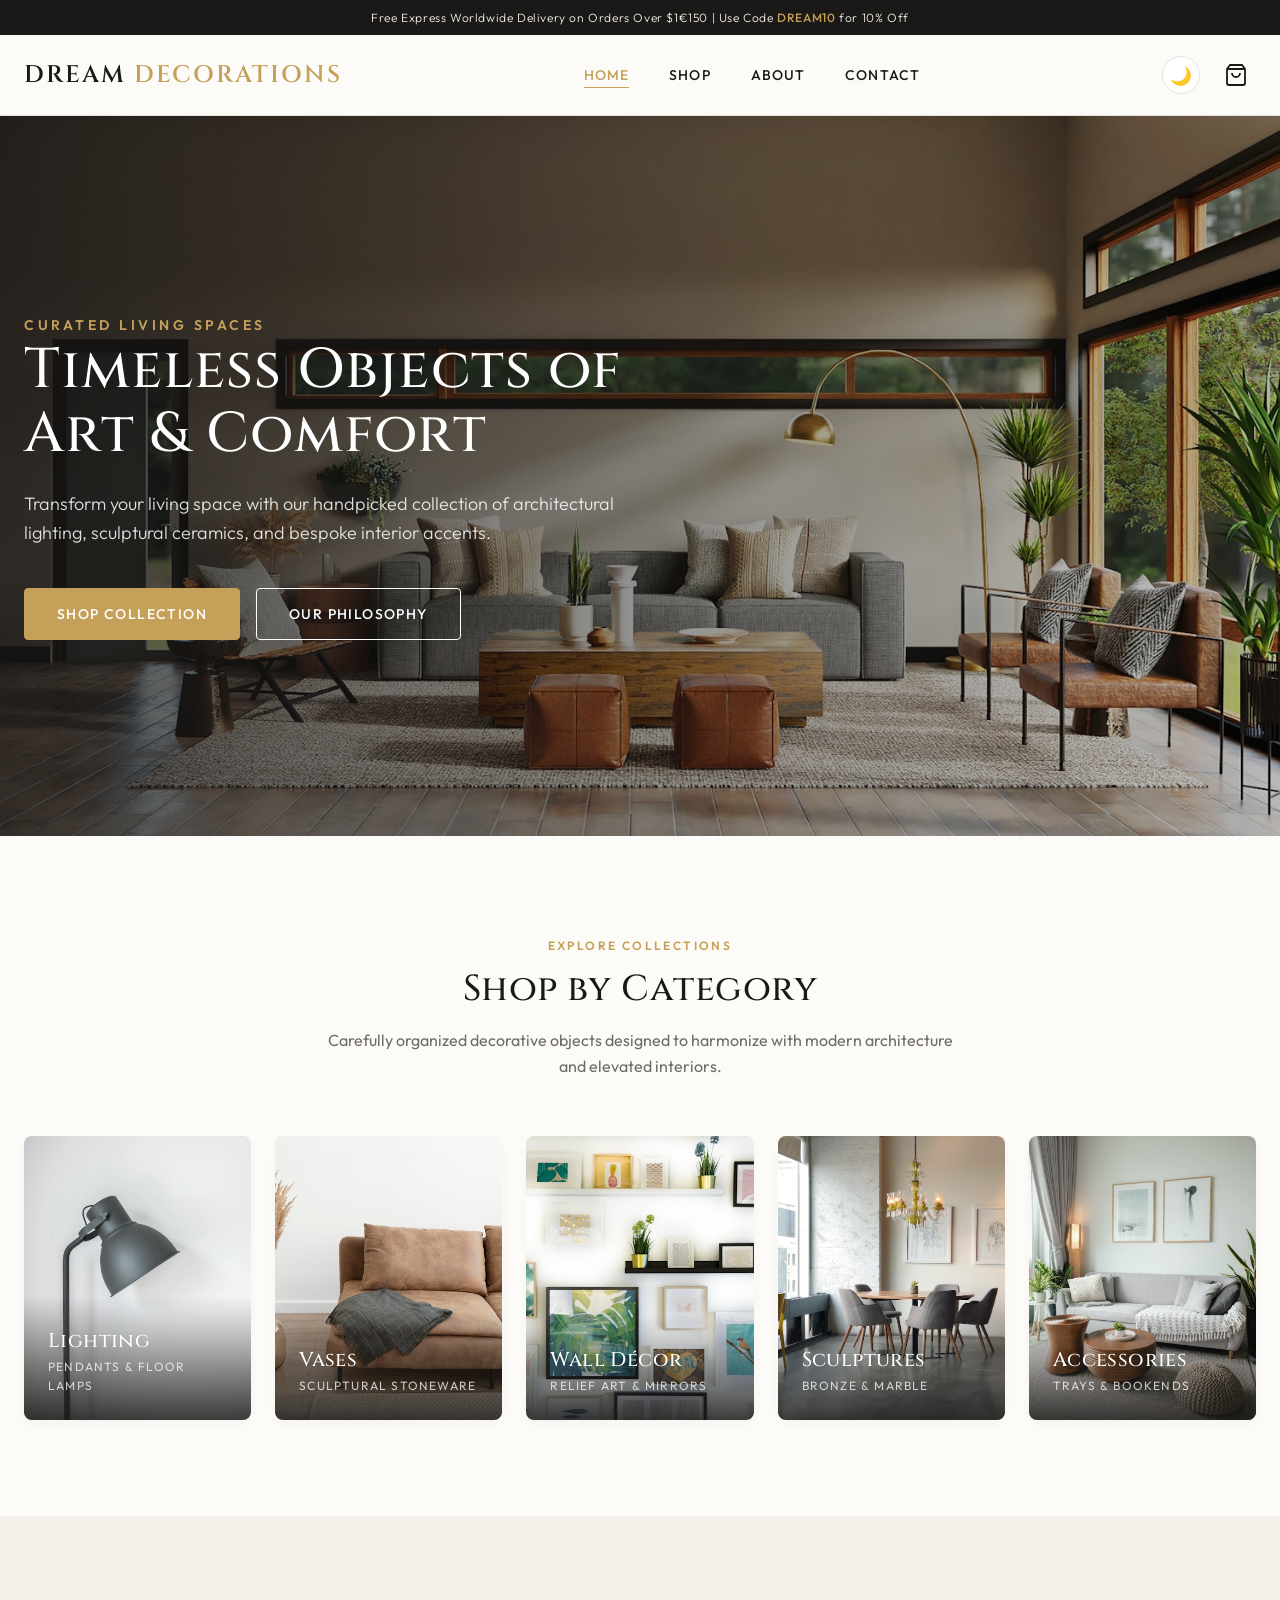
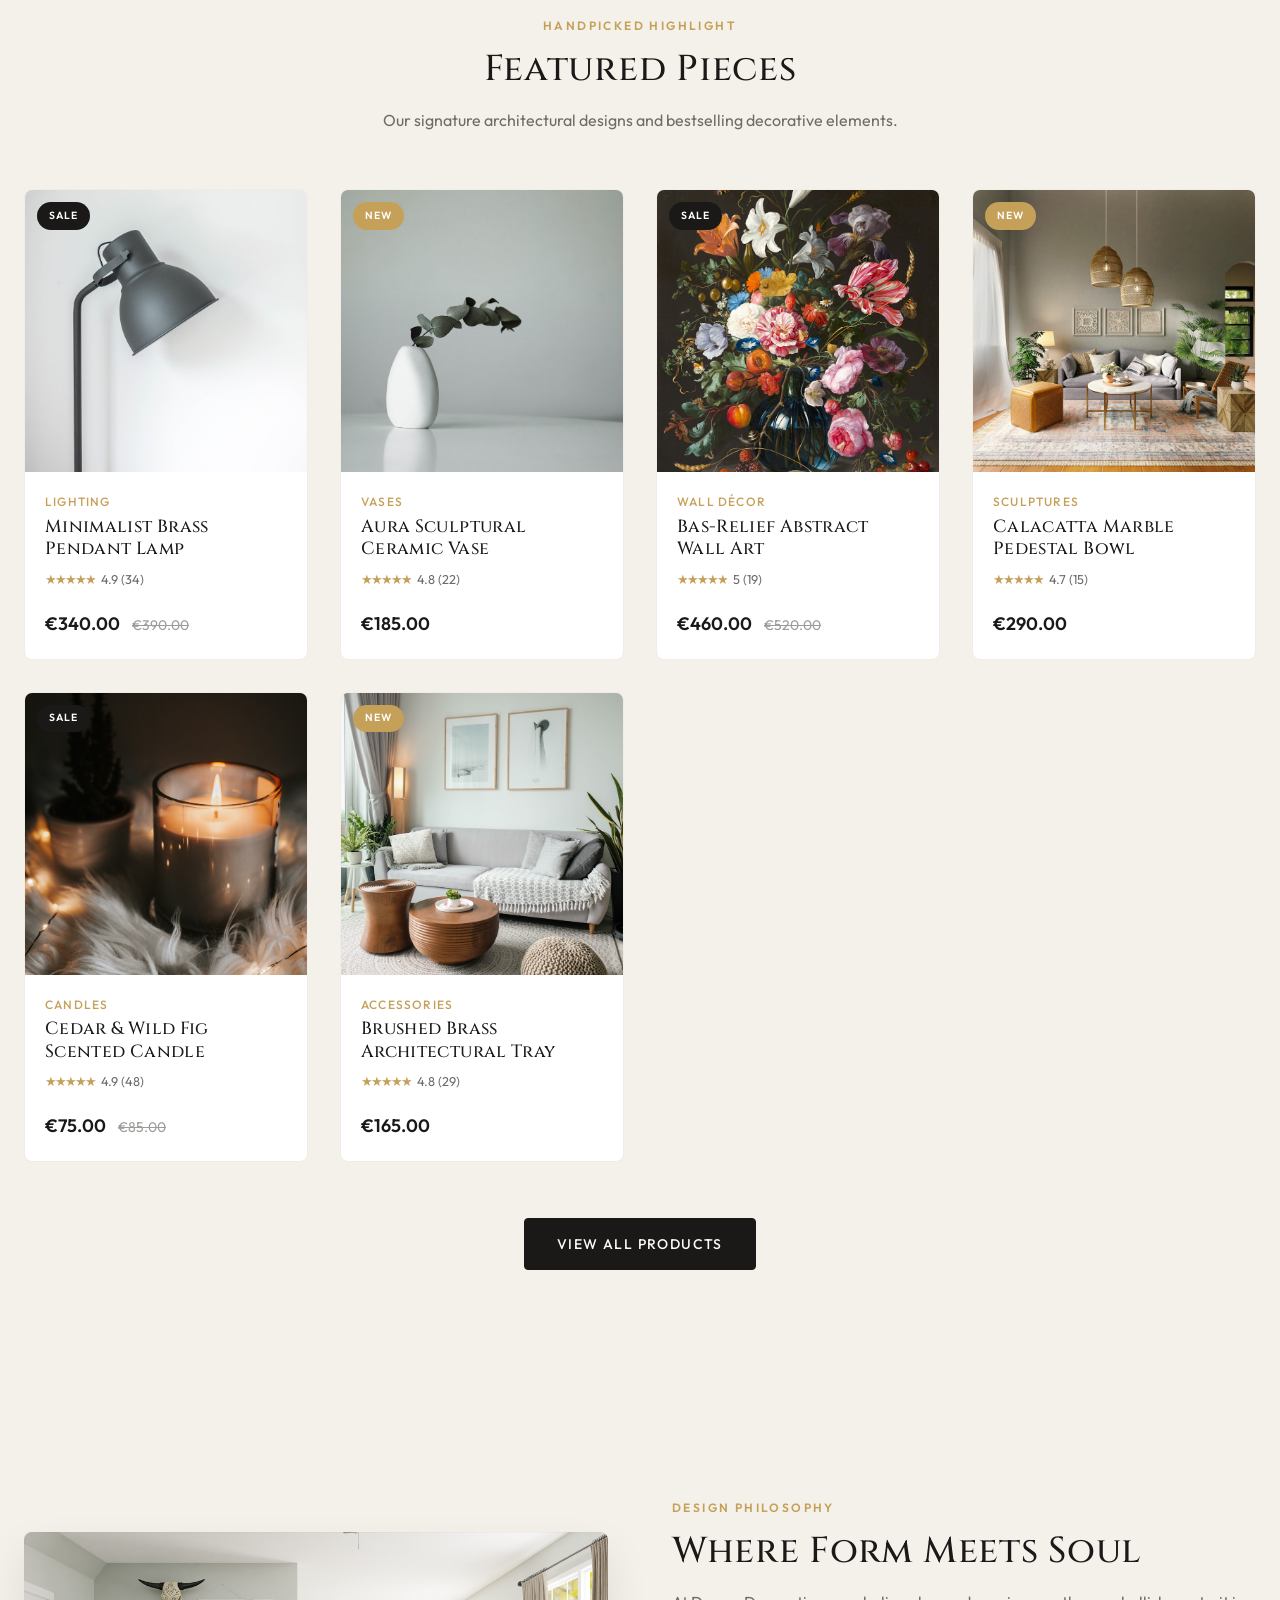
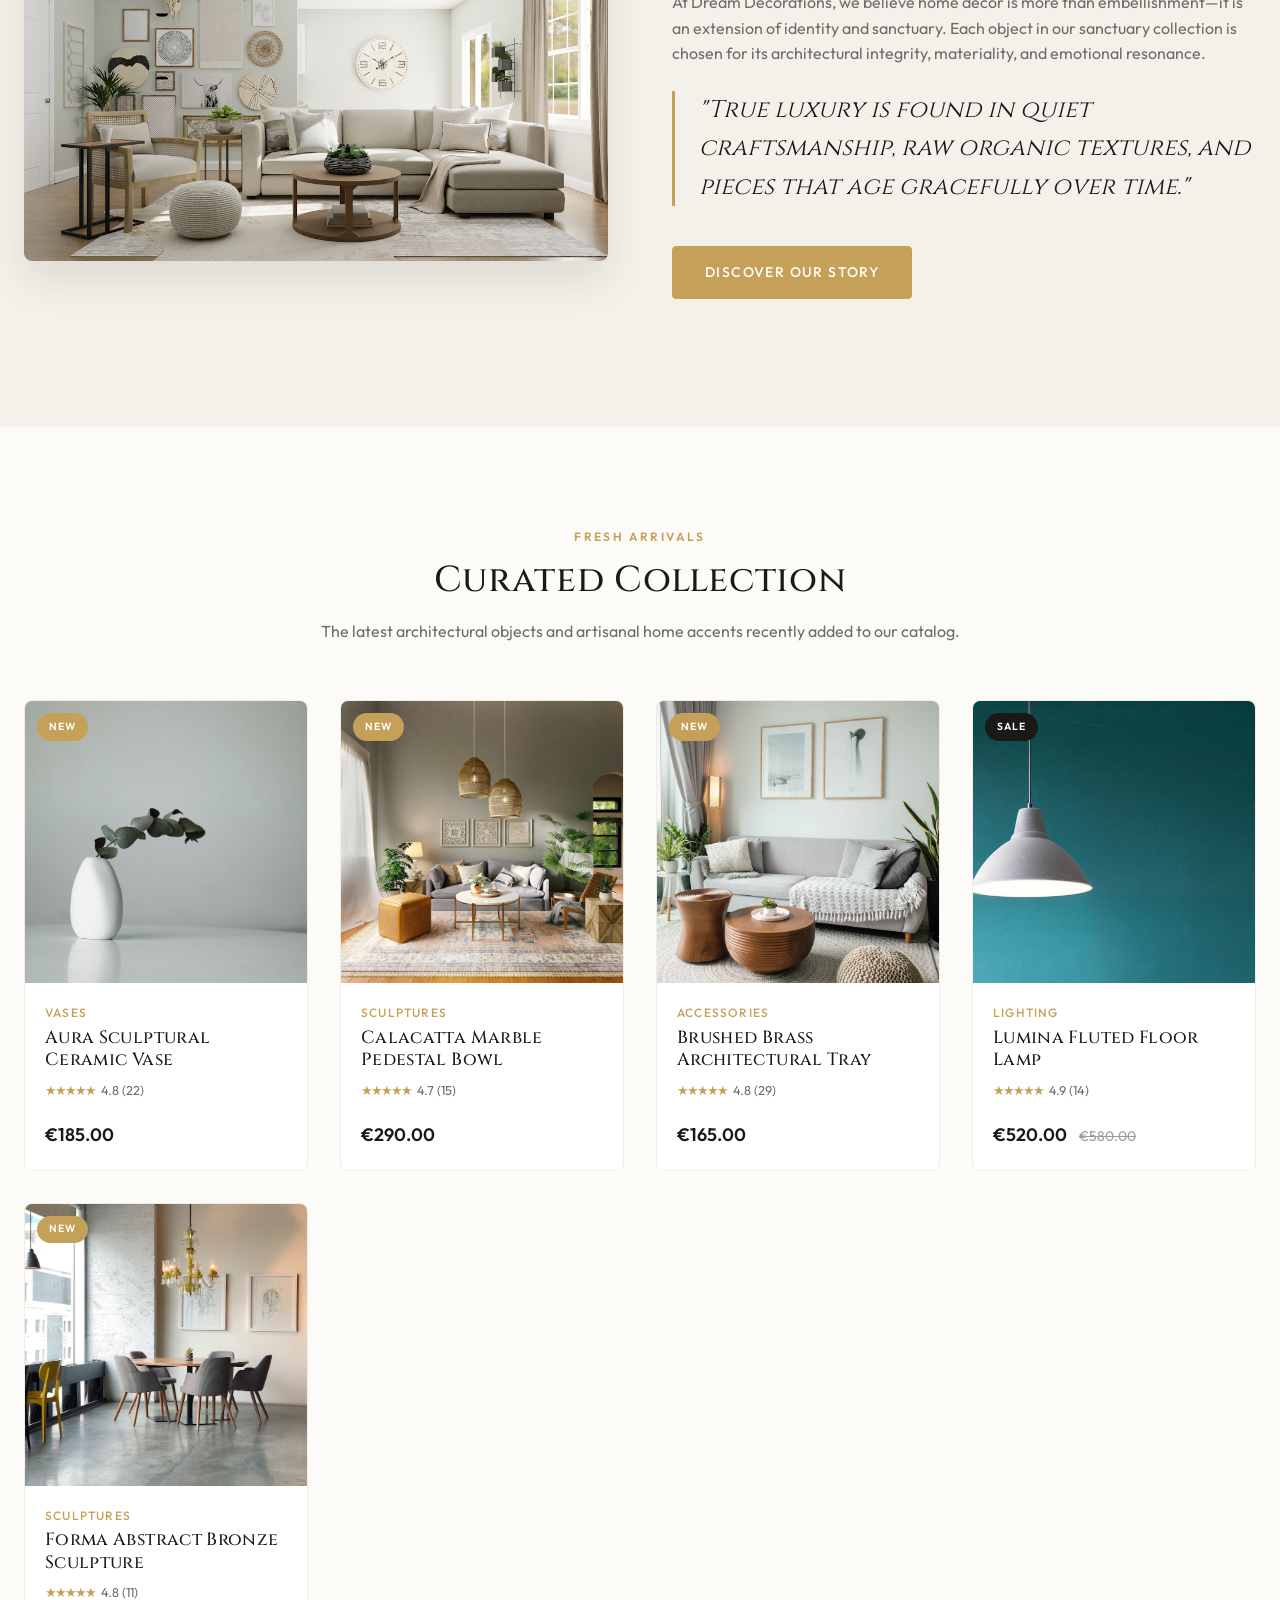
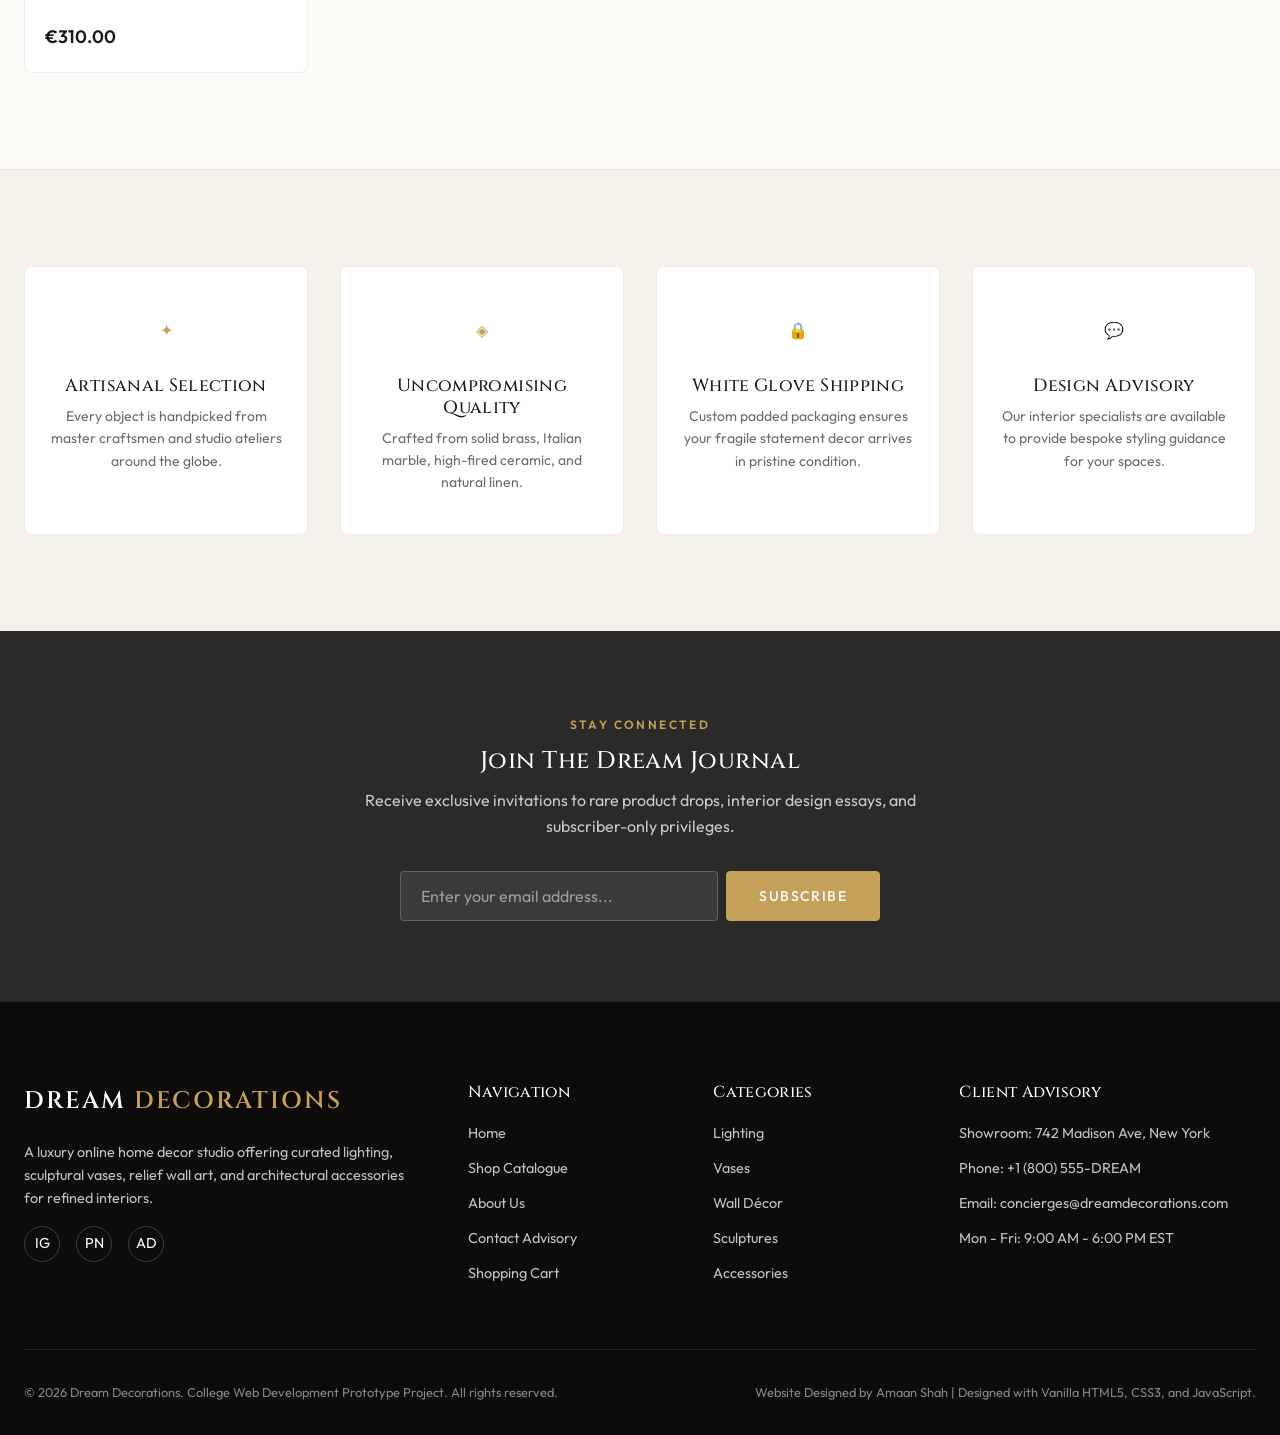
<file: index.html>
<!DOCTYPE html>
<html lang="en">
<head>
    <meta charset="UTF-8">
    <meta name="viewport" content="width=device-width, initial-scale=1.0">
    <title>Dream Decorations | Luxury Home Décor & Statement Interiors</title>
    <meta name="description" content="Discover curated decorative lighting, hand-crafted vases, architectural wall art, and luxury home accessories at Dream Decorations.">
    <link rel="stylesheet" href="css/style.css">
</head>
<body>

    <!-- Announcement Bar -->
    <div class="top-bar">
        Free Express Worldwide Delivery on Orders Over $1€150 | Use Code <strong>DREAM10</strong> for 10% Off
    </div>

    <!-- Header Navigation -->
    <header class="site-header">
        <div class="container">
            <nav class="navbar">
                <a href="index.html" class="brand-logo">
                    DREAM <span>DECORATIONS</span>
                </a>

                <ul class="nav-links">
                    <li><a href="index.html" class="nav-link active">Home</a></li>
                    <li><a href="shop.html" class="nav-link">Shop</a></li>
                    <li><a href="about.html" class="nav-link">About</a></li>
                    <li><a href="contact.html" class="nav-link">Contact</a></li>
                </ul>

                <div class="header-actions">
                    <button class="theme-toggle-btn" aria-label="Toggle Dark Mode" title="Toggle Dark Mode">🌙</button>
                    <a href="cart.html" class="cart-icon-btn" aria-label="Shopping Cart">
                        <svg viewBox="0 0 24 24">
                            <path d="M6 2L3 6v14a2 2 0 002 2h14a2 2 0 002-2V6l-3-4H6zM3 6h18M16 10a4 4 0 01-8 0"/>
                        </svg>
                        <span class="cart-badge">0</span>
                    </a>

                    <div class="mobile-nav-toggle" id="mobile-drawer-toggle" aria-label="Toggle Navigation Menu">
                        <span></span>
                        <span></span>
                        <span></span>
                    </div>
                </div>
            </nav>
        </div>
    </header>

    <!-- Mobile Drawer & Backdrop -->
    <div class="drawer-backdrop" id="drawer-backdrop"></div>
    <div class="mobile-nav-drawer" id="mobile-drawer">
        <div class="drawer-header">
            <a href="index.html" class="brand-logo" style="font-size: 1.2rem;">DREAM <span>DECOR</span></a>
            <button class="theme-toggle-btn" aria-label="Toggle Dark Mode" title="Toggle Dark Mode">🌙</button>
            <button class="drawer-close" id="mobile-drawer-close" aria-label="Close menu">✕</button>
        </div>
        <nav class="mobile-nav-links">
            <a href="index.html" class="mobile-nav-link active">Home</a>
            <a href="shop.html" class="mobile-nav-link">Shop Collection</a>
            <a href="about.html" class="mobile-nav-link">Our Story</a>
            <a href="contact.html" class="mobile-nav-link">Contact Us</a>
            <a href="cart.html" class="mobile-nav-link">Shopping Cart</a>
        </nav>
    </div>

    <main>
        <!-- Hero Section -->
        <section class="hero">
            <img src="assets/images/hero-bg.jpg" alt="Luxury living room interior with Dream Decorations statement pieces" class="hero-bg">
            <div class="hero-overlay"></div>
            <div class="container">
                <div class="hero-content">
                    <span class="hero-subtitle">Curated Living Spaces</span>
                    <h1 class="hero-title">Timeless Objects of Art & Comfort</h1>
                    <p class="hero-text">Transform your living space with our handpicked collection of architectural lighting, sculptural ceramics, and bespoke interior accents.</p>
                    <div class="hero-actions">
                        <a href="shop.html" class="btn btn-gold">Shop Collection</a>
                        <a href="about.html" class="btn btn-secondary">Our Philosophy</a>
                    </div>
                </div>
            </div>
        </section>

        <!-- Featured Categories Section -->
        <section class="section">
            <div class="container">
                <div class="section-header">
                    <span class="section-tag">Explore Collections</span>
                    <h2 class="section-title">Shop by Category</h2>
                    <p class="section-desc">Carefully organized decorative objects designed to harmonize with modern architecture and elevated interiors.</p>
                </div>

                <div class="category-grid">
                    <a href="shop.html?category=Lighting" class="category-card">
                        <img src="assets/images/category-lighting.jpg" alt="Decorative Lighting" loading="lazy">
                        <div class="category-overlay">
                            <h3 class="category-name">Lighting</h3>
                            <span class="category-count">Pendants & Floor Lamps</span>
                        </div>
                    </a>
                    <a href="shop.html?category=Vases" class="category-card">
                        <img src="assets/images/category-vases.jpg" alt="Ceramic Vases" loading="lazy">
                        <div class="category-overlay">
                            <h3 class="category-name">Vases</h3>
                            <span class="category-count">Sculptural Stoneware</span>
                        </div>
                    </a>
                    <a href="shop.html?category=Wall%20D%C3%A9cor" class="category-card">
                        <img src="assets/images/category-wall-decor.jpg" alt="Wall Décor" loading="lazy">
                        <div class="category-overlay">
                            <h3 class="category-name">Wall Décor</h3>
                            <span class="category-count">Relief Art & Mirrors</span>
                        </div>
                    </a>
                    <a href="shop.html?category=Sculptures" class="category-card">
                        <img src="assets/images/category-sculptures.jpg" alt="Art Sculptures" loading="lazy">
                        <div class="category-overlay">
                            <h3 class="category-name">Sculptures</h3>
                            <span class="category-count">Bronze & Marble</span>
                        </div>
                    </a>
                    <a href="shop.html?category=Accessories" class="category-card">
                        <img src="assets/images/category-accessories.jpg" alt="Home Accessories" loading="lazy">
                        <div class="category-overlay">
                            <h3 class="category-name">Accessories</h3>
                            <span class="category-count">Trays & Bookends</span>
                        </div>
                    </a>
                </div>
            </div>
        </section>

        <!-- Featured Products Section -->
        <section class="section" style="background-color: var(--color-bg-secondary);">
            <div class="container">
                <div class="section-header">
                    <span class="section-tag">Handpicked Highlight</span>
                    <h2 class="section-title">Featured Pieces</h2>
                    <p class="section-desc">Our signature architectural designs and bestselling decorative elements.</p>
                </div>

                <div class="product-grid" id="featured-products-grid"></div>

                <div style="text-align: center; margin-top: 3.5rem;">
                    <a href="shop.html" class="btn btn-primary">View All Products</a>
                </div>
            </div>
        </section>

        <!-- Editorial Brand Story Section -->
        <section class="section editorial-section">
            <div class="container">
                <div class="editorial-grid">
                    <div class="editorial-image-wrap">
                        <img src="assets/images/about-story.jpg" alt="Dream Decorations studio design aesthetic" loading="lazy">
                    </div>
                    <div class="editorial-content">
                        <span class="section-tag">Design Philosophy</span>
                        <h2 class="section-title">Where Form Meets Soul</h2>
                        <p class="section-desc" style="text-align: left; margin: 0 0 1rem 0;">
                            At Dream Decorations, we believe home decor is more than embellishment—it is an extension of identity and sanctuary. Each object in our sanctuary collection is chosen for its architectural integrity, materiality, and emotional resonance.
                        </p>
                        <blockquote class="editorial-quote">
                            "True luxury is found in quiet craftsmanship, raw organic textures, and pieces that age gracefully over time."
                        </blockquote>
                        <a href="about.html" class="btn btn-gold" style="margin-top: 1rem;">Discover Our Story</a>
                    </div>
                </div>
            </div>
        </section>

        <!-- New Arrivals Section -->
        <section class="section">
            <div class="container">
                <div class="section-header">
                    <span class="section-tag">Fresh Arrivals</span>
                    <h2 class="section-title">Curated Collection</h2>
                    <p class="section-desc">The latest architectural objects and artisanal home accents recently added to our catalog.</p>
                </div>

                <div class="product-grid" id="new-arrivals-grid"></div>
            </div>
        </section>

        <!-- Service Benefits Grid -->
        <section class="section" style="background-color: var(--color-bg-secondary); border-top: 1px solid var(--color-border);">
            <div class="container">
                <div class="benefits-grid">
                    <div class="benefit-card">
                        <div class="benefit-icon">✦</div>
                        <h3 class="benefit-title">Artisanal Selection</h3>
                        <p class="benefit-text">Every object is handpicked from master craftsmen and studio ateliers around the globe.</p>
                    </div>
                    <div class="benefit-card">
                        <div class="benefit-icon">◈</div>
                        <h3 class="benefit-title">Uncompromising Quality</h3>
                        <p class="benefit-text">Crafted from solid brass, Italian marble, high-fired ceramic, and natural linen.</p>
                    </div>
                    <div class="benefit-card">
                        <div class="benefit-icon">🔒</div>
                        <h3 class="benefit-title">White Glove Shipping</h3>
                        <p class="benefit-text">Custom padded packaging ensures your fragile statement decor arrives in pristine condition.</p>
                    </div>
                    <div class="benefit-card">
                        <div class="benefit-icon">💬</div>
                        <h3 class="benefit-title">Design Advisory</h3>
                        <p class="benefit-text">Our interior specialists are available to provide bespoke styling guidance for your spaces.</p>
                    </div>
                </div>
            </div>
        </section>

        <!-- Newsletter Subscription Section -->
        <section class="newsletter-section">
            <div class="container">
                <div class="newsletter-box">
                    <span class="section-tag" style="color: var(--color-accent-gold);">Stay Connected</span>
                    <h2>Join The Dream Journal</h2>
                    <p>Receive exclusive invitations to rare product drops, interior design essays, and subscriber-only privileges.</p>
                    <form class="newsletter-form" id="newsletter-form">
                        <input type="email" class="newsletter-input" placeholder="Enter your email address..." required>
                        <button type="submit" class="btn btn-gold">Subscribe</button>
                    </form>
                </div>
            </div>
        </section>
    </main>

    <!-- Footer -->
    <footer class="site-footer">
        <div class="container">
            <div class="footer-grid">
                <div class="footer-brand">
                    <a href="index.html" class="brand-logo">DREAM <span>DECORATIONS</span></a>
                    <p>A luxury online home decor studio offering curated lighting, sculptural vases, relief wall art, and architectural accessories for refined interiors.</p>
                    <div class="social-links">
                        <a href="#" class="social-link" aria-label="Instagram">IG</a>
                        <a href="#" class="social-link" aria-label="Pinterest">PN</a>
                        <a href="#" class="social-link" aria-label="Architectural Digest">AD</a>
                    </div>
                </div>

                <div>
                    <h4 class="footer-title">Navigation</h4>
                    <ul class="footer-links">
                        <li><a href="index.html">Home</a></li>
                        <li><a href="shop.html">Shop Catalogue</a></li>
                        <li><a href="about.html">About Us</a></li>
                        <li><a href="contact.html">Contact Advisory</a></li>
                        <li><a href="cart.html">Shopping Cart</a></li>
                    </ul>
                </div>

                <div>
                    <h4 class="footer-title">Categories</h4>
                    <ul class="footer-links">
                        <li><a href="shop.html?category=Lighting">Lighting</a></li>
                        <li><a href="shop.html?category=Vases">Vases</a></li>
                        <li><a href="shop.html?category=Wall%20D%C3%A9cor">Wall Décor</a></li>
                        <li><a href="shop.html?category=Sculptures">Sculptures</a></li>
                        <li><a href="shop.html?category=Accessories">Accessories</a></li>
                    </ul>
                </div>

                <div>
                    <h4 class="footer-title">Client Advisory</h4>
                    <ul class="footer-links">
                        <li><span>Showroom: 742 Madison Ave, New York</span></li>
                        <li><span>Phone: +1 (800) 555-DREAM</span></li>
                        <li><span>Email: concierges@dreamdecorations.com</span></li>
                        <li><span>Mon - Fri: 9:00 AM - 6:00 PM EST</span></li>
                    </ul>
                </div>
            </div>

            <div class="footer-bottom">
                <p>&copy; 2026 Dream Decorations. College Web Development Prototype Project. All rights reserved.</p>
                <p>Website Designed by Amaan Shah | Designed with Vanilla HTML5, CSS3, and JavaScript.</p>
            </div>
        </div>
    </footer>

    <!-- JavaScript Scripts -->
    <script src="js/products.js"></script>
    <script src="js/cart.js"></script>
    <script src="js/main.js"></script>
</body>
</html>
</file>
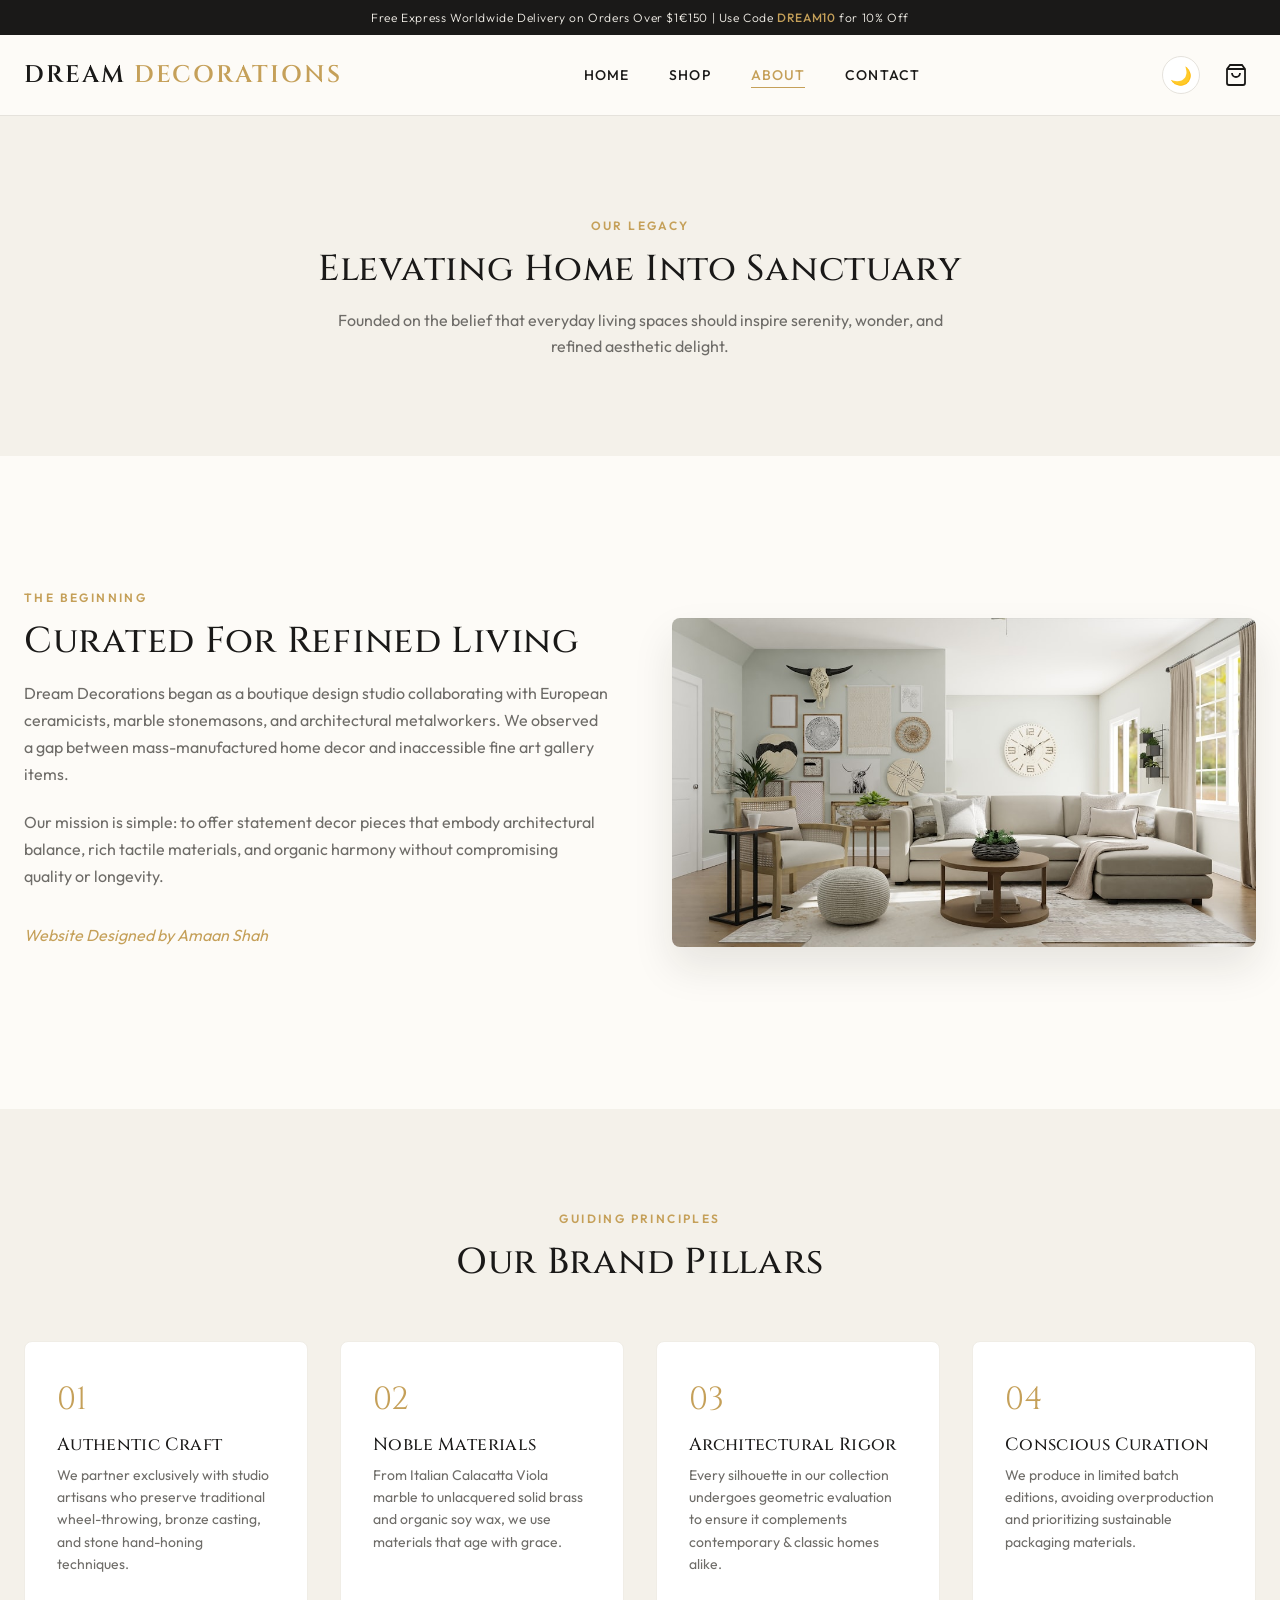
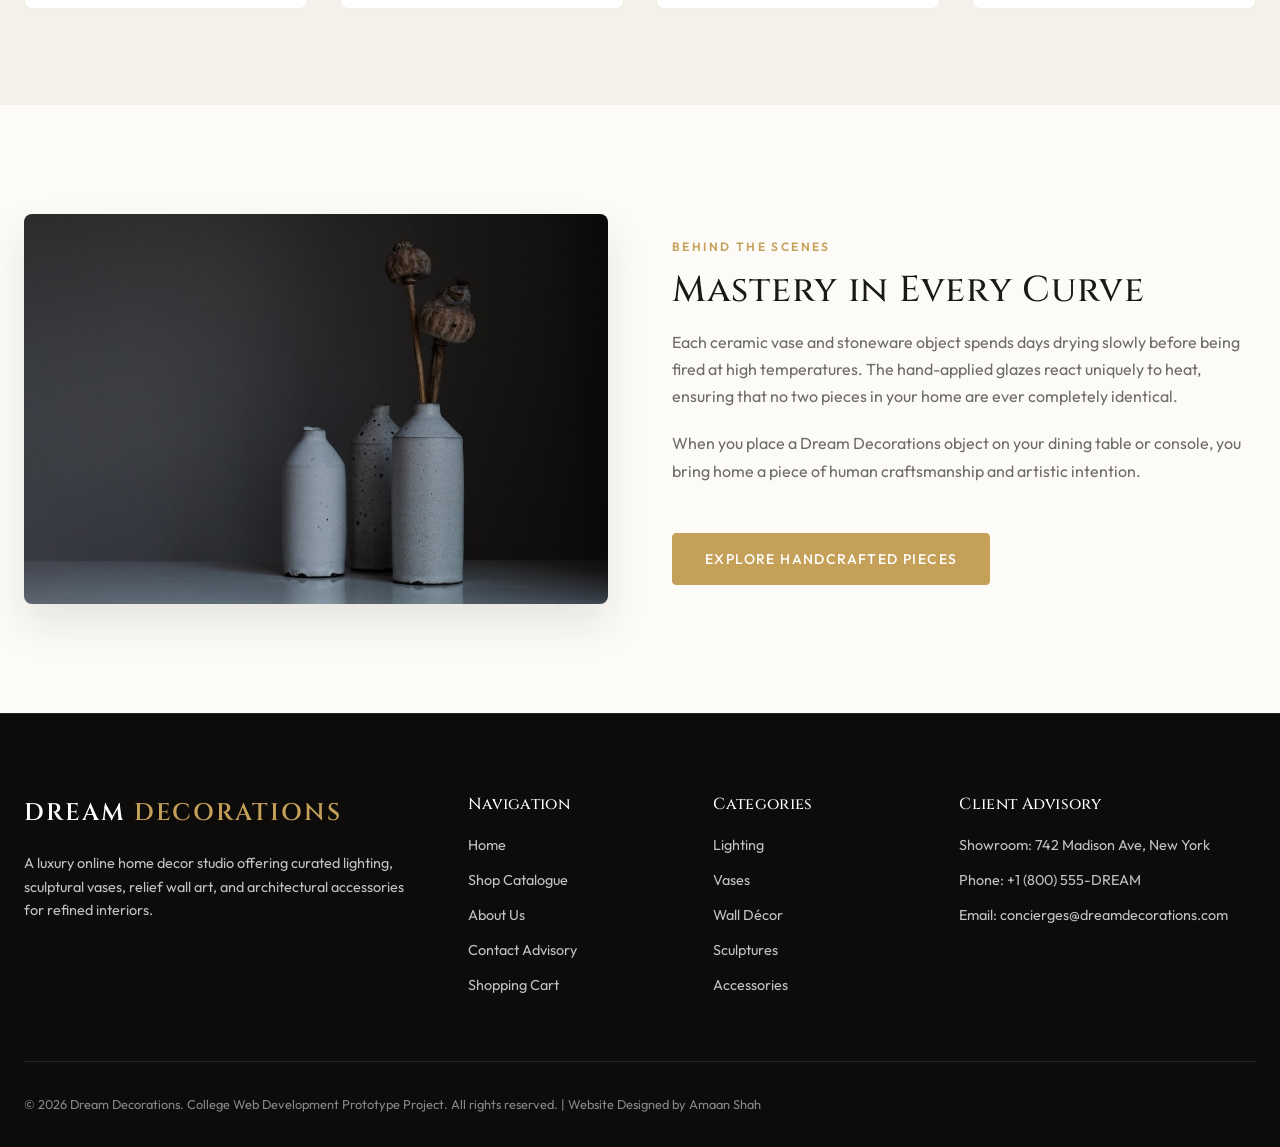
<file: about.html>
<!DOCTYPE html>
<html lang="en">
<head>
    <meta charset="UTF-8">
    <meta name="viewport" content="width=device-width, initial-scale=1.0">
    <title>About Us | Dream Decorations</title>
    <meta name="description" content="Learn about Dream Decorations' heritage, design philosophy, craftsmanship values, and passion for architectural interior design.">
    <link rel="stylesheet" href="css/style.css">
</head>
<body>

    <!-- Announcement Bar -->
    <div class="top-bar">
        Free Express Worldwide Delivery on Orders Over $1€150 | Use Code <strong>DREAM10</strong> for 10% Off
    </div>

    <!-- Header Navigation -->
    <header class="site-header">
        <div class="container">
            <nav class="navbar">
                <a href="index.html" class="brand-logo">
                    DREAM <span>DECORATIONS</span>
                </a>

                <ul class="nav-links">
                    <li><a href="index.html" class="nav-link">Home</a></li>
                    <li><a href="shop.html" class="nav-link">Shop</a></li>
                    <li><a href="about.html" class="nav-link active">About</a></li>
                    <li><a href="contact.html" class="nav-link">Contact</a></li>
                </ul>

                <div class="header-actions">
                    <button class="theme-toggle-btn" aria-label="Toggle Dark Mode" title="Toggle Dark Mode">🌙</button>
                    <a href="cart.html" class="cart-icon-btn" aria-label="Shopping Cart">
                        <svg viewBox="0 0 24 24">
                            <path d="M6 2L3 6v14a2 2 0 002 2h14a2 2 0 002-2V6l-3-4H6zM3 6h18M16 10a4 4 0 01-8 0"/>
                        </svg>
                        <span class="cart-badge">0</span>
                    </a>

                    <div class="mobile-nav-toggle" id="mobile-drawer-toggle" aria-label="Toggle Navigation Menu">
                        <span></span>
                        <span></span>
                        <span></span>
                    </div>
                </div>
            </nav>
        </div>
    </header>

    <!-- Mobile Drawer & Backdrop -->
    <div class="drawer-backdrop" id="drawer-backdrop"></div>
    <div class="mobile-nav-drawer" id="mobile-drawer">
        <div class="drawer-header">
            <a href="index.html" class="brand-logo" style="font-size: 1.2rem;">DREAM <span>DECOR</span></a>
            <button class="theme-toggle-btn" aria-label="Toggle Dark Mode" title="Toggle Dark Mode">🌙</button>
            <button class="drawer-close" id="mobile-drawer-close" aria-label="Close menu">✕</button>
        </div>
        <nav class="mobile-nav-links">
            <a href="index.html" class="mobile-nav-link">Home</a>
            <a href="shop.html" class="mobile-nav-link">Shop Collection</a>
            <a href="about.html" class="mobile-nav-link active">Our Story</a>
            <a href="contact.html" class="mobile-nav-link">Contact Us</a>
            <a href="cart.html" class="mobile-nav-link">Shopping Cart</a>
        </nav>
    </div>

    <!-- About Hero Section -->
    <section class="about-hero">
        <div class="container">
            <span class="section-tag">Our Legacy</span>
            <h1 class="section-title">Elevating Home Into Sanctuary</h1>
            <p class="section-desc">Founded on the belief that everyday living spaces should inspire serenity, wonder, and refined aesthetic delight.</p>
        </div>
    </section>

    <main>
        <!-- Story & Philosophy Section -->
        <section class="section">
            <div class="container">
                <div class="editorial-grid">
                    <div class="editorial-content">
                        <span class="section-tag">The Beginning</span>
                        <h2 class="section-title">Curated For Refined Living</h2>
                        <p class="details-description" style="margin-bottom: 1.25rem;">
                            Dream Decorations began as a boutique design studio collaborating with European ceramicists, marble stonemasons, and architectural metalworkers. We observed a gap between mass-manufactured home decor and inaccessible fine art gallery items.
                        </p>
                        <p class="details-description">
                            Our mission is simple: to offer statement decor pieces that embody architectural balance, rich tactile materials, and organic harmony without compromising quality or longevity.
                        </p>
                        <p class="details-description" style="font-style: italic; color: var(--color-accent-gold); margin-top: 1rem;">
                            Website Designed by Amaan Shah
                        </p>
                    </div>
                    <div class="editorial-image-wrap">
                        <img src="assets/images/about-story.jpg" alt="Interior design moodboard and materials" loading="lazy">
                    </div>
                </div>
            </div>
        </section>

        <!-- Values Grid -->
        <section class="section" style="background-color: var(--color-bg-secondary);">
            <div class="container">
                <div class="section-header">
                    <span class="section-tag">Guiding Principles</span>
                    <h2 class="section-title">Our Brand Pillars</h2>
                </div>

                <div class="values-grid">
                    <div class="value-card">
                        <div class="value-number">01</div>
                        <h3 class="benefit-title">Authentic Craft</h3>
                        <p class="benefit-text">We partner exclusively with studio artisans who preserve traditional wheel-throwing, bronze casting, and stone hand-honing techniques.</p>
                    </div>

                    <div class="value-card">
                        <div class="value-number">02</div>
                        <h3 class="benefit-title">Noble Materials</h3>
                        <p class="benefit-text">From Italian Calacatta Viola marble to unlacquered solid brass and organic soy wax, we use materials that age with grace.</p>
                    </div>

                    <div class="value-card">
                        <div class="value-number">03</div>
                        <h3 class="benefit-title">Architectural Rigor</h3>
                        <p class="benefit-text">Every silhouette in our collection undergoes geometric evaluation to ensure it complements contemporary & classic homes alike.</p>
                    </div>

                    <div class="value-card">
                        <div class="value-number">04</div>
                        <h3 class="benefit-title">Conscious Curation</h3>
                        <p class="benefit-text">We produce in limited batch editions, avoiding overproduction and prioritizing sustainable packaging materials.</p>
                    </div>
                </div>
            </div>
        </section>

        <!-- Behind the Scenes Craft Section -->
        <section class="section">
            <div class="container">
                <div class="editorial-grid" style="grid-template-columns: 1fr 1fr;">
                    <div class="editorial-image-wrap">
                        <img src="assets/images/about-craft.jpg" alt="Master craftsman shaping a ceramic vase on a potter wheel" loading="lazy">
                    </div>
                    <div class="editorial-content">
                        <span class="section-tag">Behind The Scenes</span>
                        <h2 class="section-title">Mastery in Every Curve</h2>
                        <p class="details-description" style="margin-bottom: 1.25rem;">
                            Each ceramic vase and stoneware object spends days drying slowly before being fired at high temperatures. The hand-applied glazes react uniquely to heat, ensuring that no two pieces in your home are ever completely identical.
                        </p>
                        <p class="details-description">
                            When you place a Dream Decorations object on your dining table or console, you bring home a piece of human craftsmanship and artistic intention.
                        </p>
                        <a href="shop.html" class="btn btn-gold" style="margin-top: 1rem;">Explore Handcrafted Pieces</a>
                    </div>
                </div>
            </div>
        </section>
    </main>

    <!-- Footer -->
    <footer class="site-footer">
        <div class="container">
            <div class="footer-grid">
                <div class="footer-brand">
                    <a href="index.html" class="brand-logo">DREAM <span>DECORATIONS</span></a>
                    <p>A luxury online home decor studio offering curated lighting, sculptural vases, relief wall art, and architectural accessories for refined interiors.</p>
                </div>

                <div>
                    <h4 class="footer-title">Navigation</h4>
                    <ul class="footer-links">
                        <li><a href="index.html">Home</a></li>
                        <li><a href="shop.html">Shop Catalogue</a></li>
                        <li><a href="about.html">About Us</a></li>
                        <li><a href="contact.html">Contact Advisory</a></li>
                        <li><a href="cart.html">Shopping Cart</a></li>
                    </ul>
                </div>

                <div>
                    <h4 class="footer-title">Categories</h4>
                    <ul class="footer-links">
                        <li><a href="shop.html?category=Lighting">Lighting</a></li>
                        <li><a href="shop.html?category=Vases">Vases</a></li>
                        <li><a href="shop.html?category=Wall%20D%C3%A9cor">Wall Décor</a></li>
                        <li><a href="shop.html?category=Sculptures">Sculptures</a></li>
                        <li><a href="shop.html?category=Accessories">Accessories</a></li>
                    </ul>
                </div>

                <div>
                    <h4 class="footer-title">Client Advisory</h4>
                    <ul class="footer-links">
                        <li><span>Showroom: 742 Madison Ave, New York</span></li>
                        <li><span>Phone: +1 (800) 555-DREAM</span></li>
                        <li><span>Email: concierges@dreamdecorations.com</span></li>
                    </ul>
                </div>
            </div>

            <div class="footer-bottom">
                <p>&copy; 2026 Dream Decorations. College Web Development Prototype Project. All rights reserved. | Website Designed by Amaan Shah</p>
            </div>
        </div>
    </footer>

    <!-- Scripts -->
    <script src="js/products.js"></script>
    <script src="js/cart.js"></script>
    <script src="js/main.js"></script>
</body>
</html>
</file>
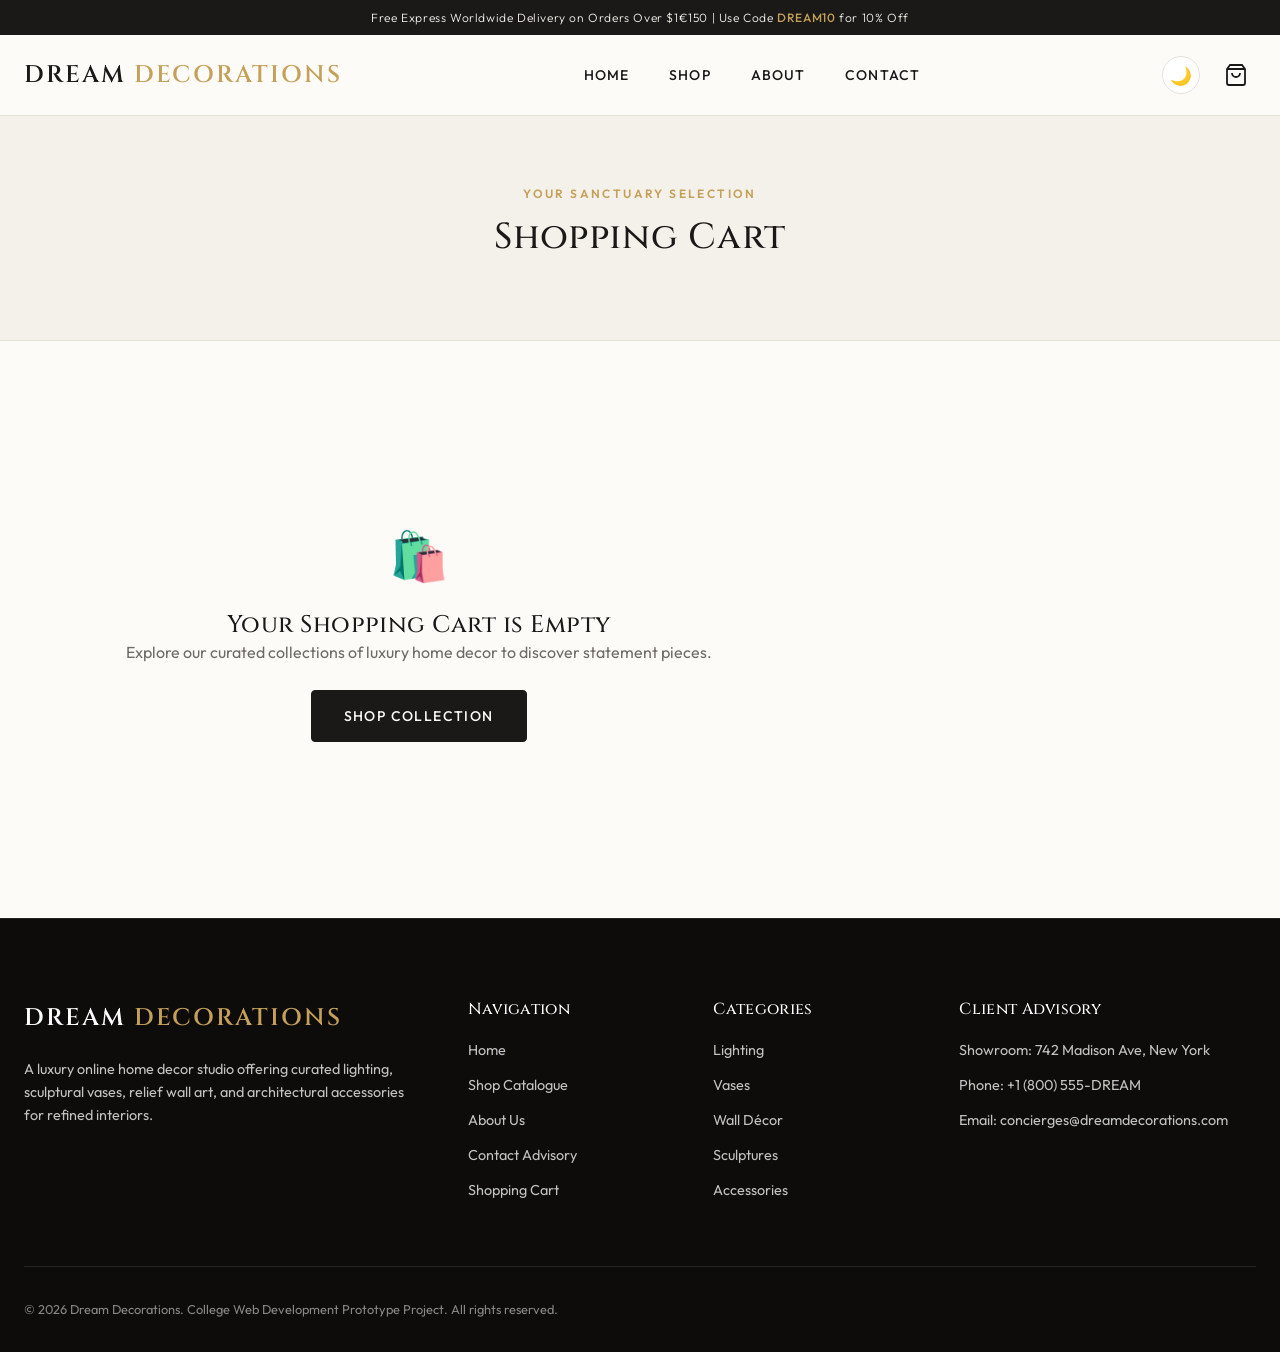
<file: cart.html>
<!DOCTYPE html>
<html lang="en">
<head>
    <meta charset="UTF-8">
    <meta name="viewport" content="width=device-width, initial-scale=1.0">
    <title>Shopping Cart | Dream Decorations</title>
    <meta name="description" content="View items in your Dream Decorations shopping cart, adjust item quantities, apply promo codes, and calculate order total.">
    <link rel="stylesheet" href="css/style.css">
</head>
<body>

    <!-- Announcement Bar -->
    <div class="top-bar">
        Free Express Worldwide Delivery on Orders Over $1€150 | Use Code <strong>DREAM10</strong> for 10% Off
    </div>

    <!-- Header Navigation -->
    <header class="site-header">
        <div class="container">
            <nav class="navbar">
                <a href="index.html" class="brand-logo">
                    DREAM <span>DECORATIONS</span>
                </a>

                <ul class="nav-links">
                    <li><a href="index.html" class="nav-link">Home</a></li>
                    <li><a href="shop.html" class="nav-link">Shop</a></li>
                    <li><a href="about.html" class="nav-link">About</a></li>
                    <li><a href="contact.html" class="nav-link">Contact</a></li>
                </ul>

                <div class="header-actions">
                    <button class="theme-toggle-btn" aria-label="Toggle Dark Mode" title="Toggle Dark Mode">🌙</button>
                    <a href="cart.html" class="cart-icon-btn" aria-label="Shopping Cart">
                        <svg viewBox="0 0 24 24">
                            <path d="M6 2L3 6v14a2 2 0 002 2h14a2 2 0 002-2V6l-3-4H6zM3 6h18M16 10a4 4 0 01-8 0"/>
                        </svg>
                        <span class="cart-badge">0</span>
                    </a>

                    <div class="mobile-nav-toggle" id="mobile-drawer-toggle" aria-label="Toggle Navigation Menu">
                        <span></span>
                        <span></span>
                        <span></span>
                    </div>
                </div>
            </nav>
        </div>
    </header>

    <!-- Mobile Drawer & Backdrop -->
    <div class="drawer-backdrop" id="drawer-backdrop"></div>
    <div class="mobile-nav-drawer" id="mobile-drawer">
        <div class="drawer-header">
            <a href="index.html" class="brand-logo" style="font-size: 1.2rem;">DREAM <span>DECOR</span></a>
            <button class="theme-toggle-btn" aria-label="Toggle Dark Mode" title="Toggle Dark Mode">🌙</button>
            <button class="drawer-close" id="mobile-drawer-close" aria-label="Close menu">✕</button>
        </div>
        <nav class="mobile-nav-links">
            <a href="index.html" class="mobile-nav-link">Home</a>
            <a href="shop.html" class="mobile-nav-link">Shop Collection</a>
            <a href="about.html" class="mobile-nav-link">Our Story</a>
            <a href="contact.html" class="mobile-nav-link">Contact Us</a>
            <a href="cart.html" class="mobile-nav-link active">Shopping Cart</a>
        </nav>
    </div>

    <!-- Page Header Banner -->
    <section class="page-header">
        <div class="container">
            <span class="section-tag">Your Sanctuary Selection</span>
            <h1 class="section-title">Shopping Cart</h1>
        </div>
    </section>

    <!-- Cart Layout Container -->
    <main class="section">
        <div class="container">
            <div class="cart-layout">
                <!-- Cart Items Table Container Left -->
                <div id="cart-items-container">
                    <!-- Rendered dynamically by main.js -->
                </div>

                <!-- Order Summary Sidebar Right -->
                <div id="cart-summary-container">
                    <!-- Rendered dynamically by main.js -->
                </div>
            </div>
        </div>
    </main>

    <!-- Footer -->
    <footer class="site-footer">
        <div class="container">
            <div class="footer-grid">
                <div class="footer-brand">
                    <a href="index.html" class="brand-logo">DREAM <span>DECORATIONS</span></a>
                    <p>A luxury online home decor studio offering curated lighting, sculptural vases, relief wall art, and architectural accessories for refined interiors.</p>
                </div>

                <div>
                    <h4 class="footer-title">Navigation</h4>
                    <ul class="footer-links">
                        <li><a href="index.html">Home</a></li>
                        <li><a href="shop.html">Shop Catalogue</a></li>
                        <li><a href="about.html">About Us</a></li>
                        <li><a href="contact.html">Contact Advisory</a></li>
                        <li><a href="cart.html">Shopping Cart</a></li>
                    </ul>
                </div>

                <div>
                    <h4 class="footer-title">Categories</h4>
                    <ul class="footer-links">
                        <li><a href="shop.html?category=Lighting">Lighting</a></li>
                        <li><a href="shop.html?category=Vases">Vases</a></li>
                        <li><a href="shop.html?category=Wall%20D%C3%A9cor">Wall Décor</a></li>
                        <li><a href="shop.html?category=Sculptures">Sculptures</a></li>
                        <li><a href="shop.html?category=Accessories">Accessories</a></li>
                    </ul>
                </div>

                <div>
                    <h4 class="footer-title">Client Advisory</h4>
                    <ul class="footer-links">
                        <li><span>Showroom: 742 Madison Ave, New York</span></li>
                        <li><span>Phone: +1 (800) 555-DREAM</span></li>
                        <li><span>Email: concierges@dreamdecorations.com</span></li>
                    </ul>
                </div>
            </div>

            <div class="footer-bottom">
                <p>&copy; 2026 Dream Decorations. College Web Development Prototype Project. All rights reserved.</p>
            </div>
        </div>
    </footer>

    <!-- Scripts -->
    <script src="js/products.js"></script>
    <script src="js/cart.js"></script>
    <script src="js/main.js"></script>
</body>
</html>
</file>
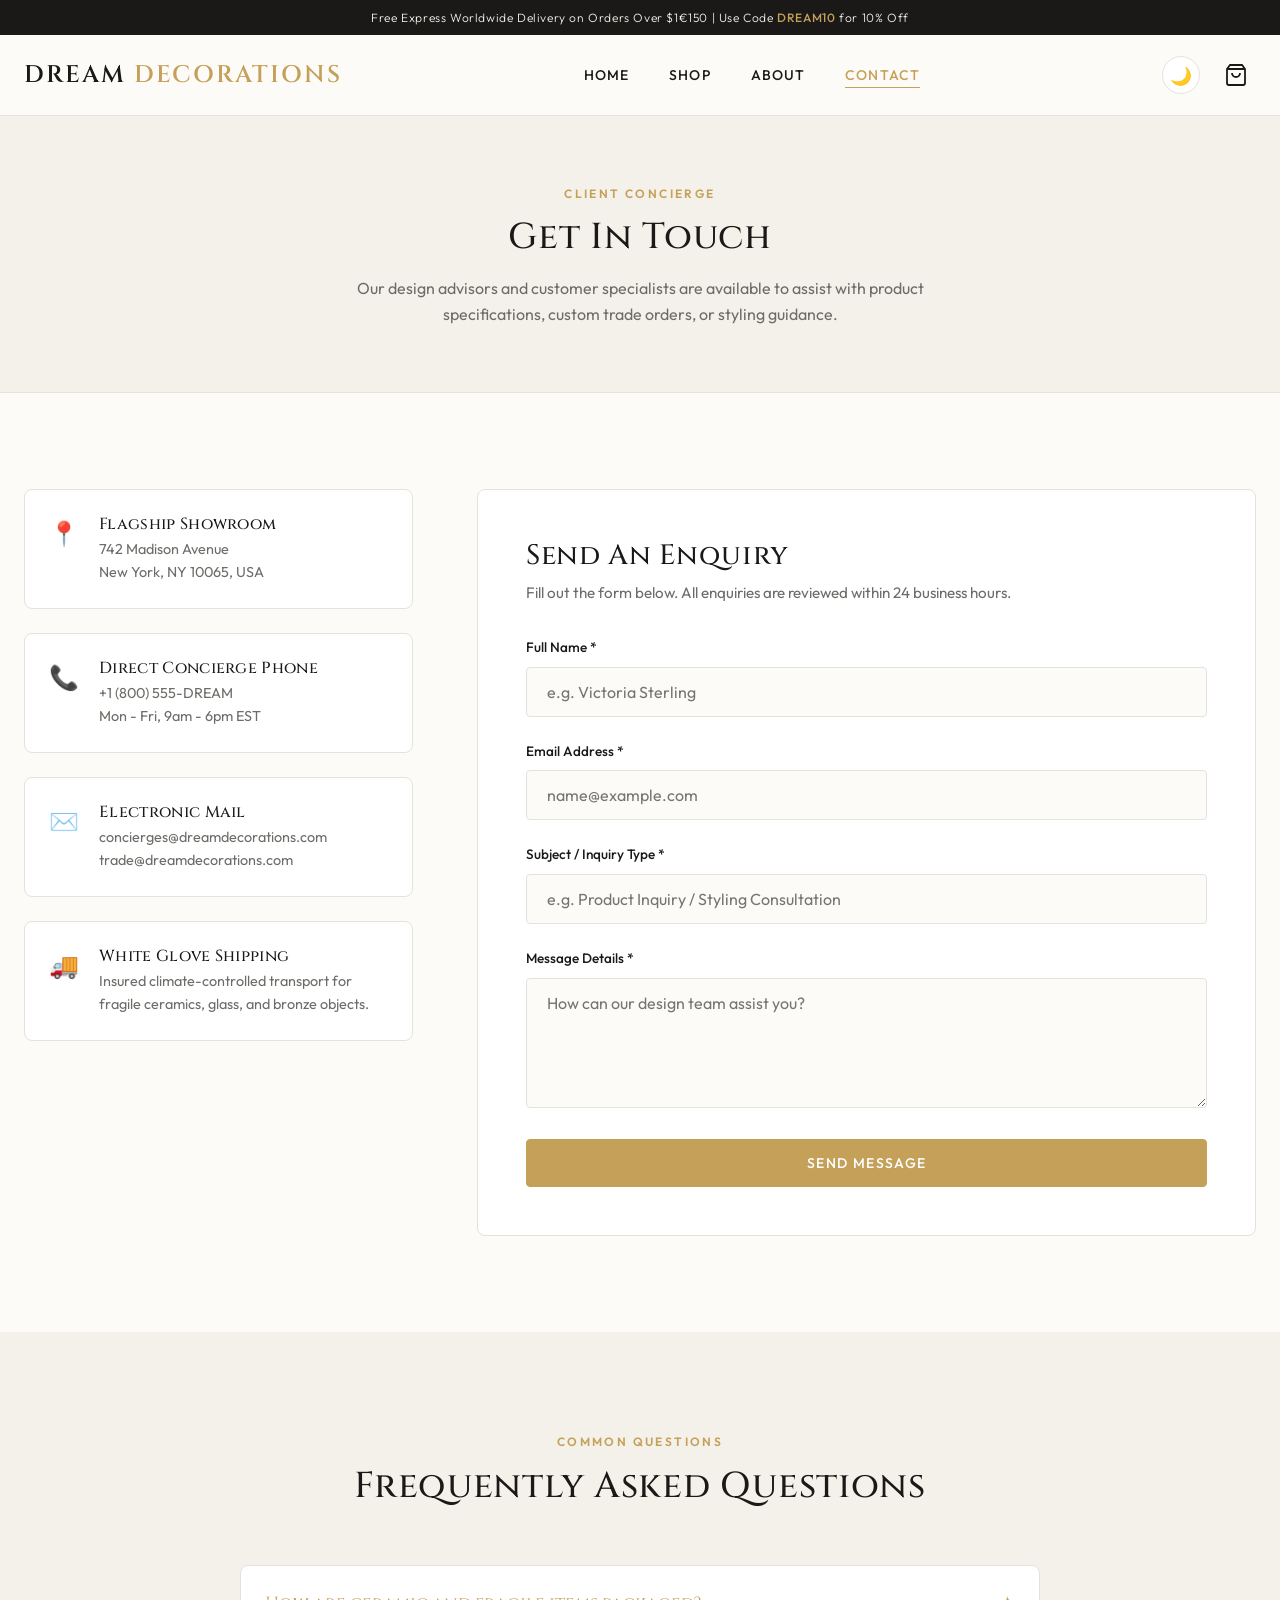
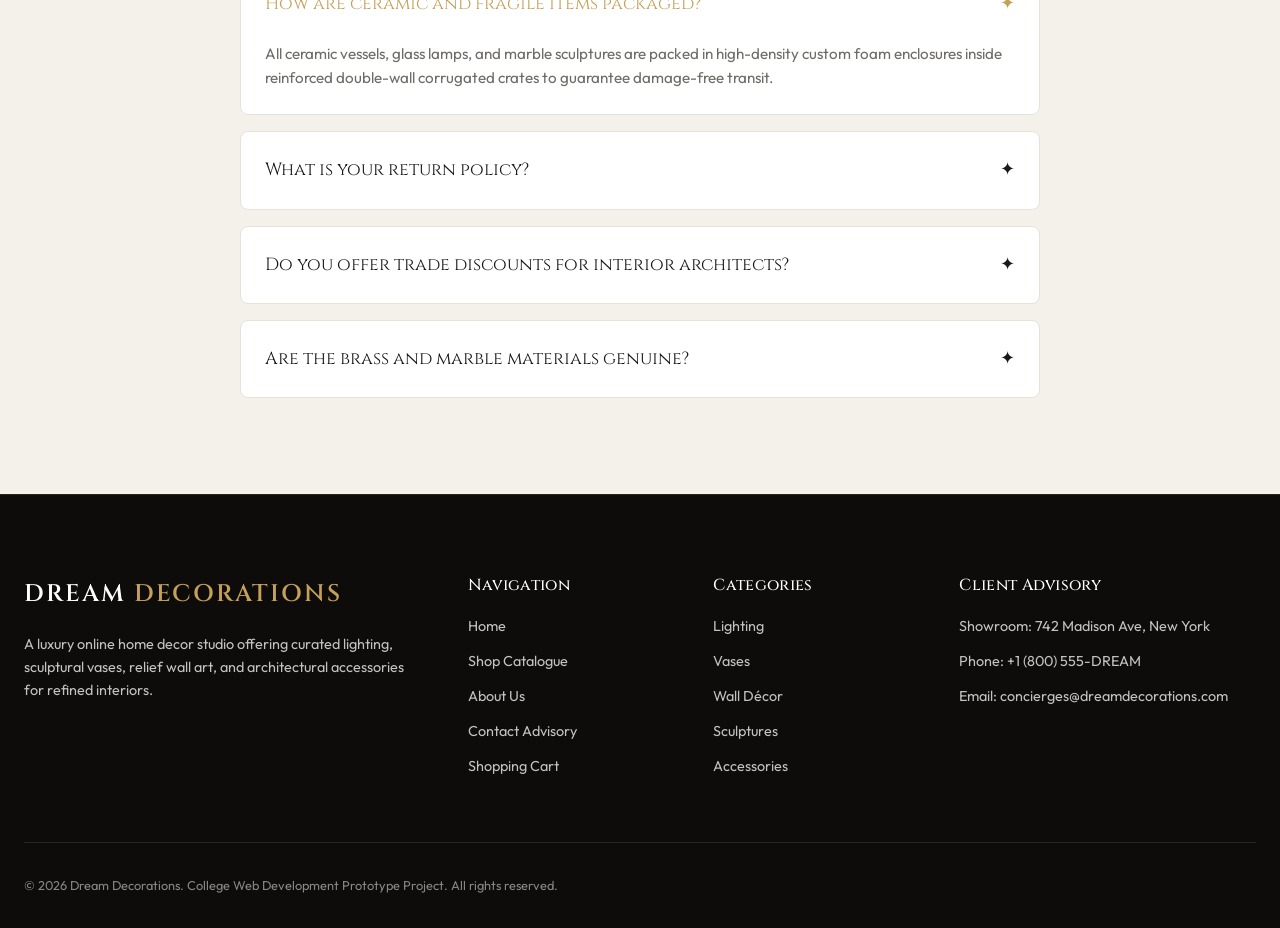
<file: contact.html>
<!DOCTYPE html>
<html lang="en">
<head>
    <meta charset="UTF-8">
    <meta name="viewport" content="width=device-width, initial-scale=1.0">
    <title>Contact Us | Dream Decorations Concierge</title>
    <meta name="description" content="Get in touch with Dream Decorations client concierge team for order inquiries, trade partnerships, and interior styling consultations.">
    <link rel="stylesheet" href="css/style.css">
</head>
<body>

    <!-- Announcement Bar -->
    <div class="top-bar">
        Free Express Worldwide Delivery on Orders Over $1€150 | Use Code <strong>DREAM10</strong> for 10% Off
    </div>

    <!-- Header Navigation -->
    <header class="site-header">
        <div class="container">
            <nav class="navbar">
                <a href="index.html" class="brand-logo">
                    DREAM <span>DECORATIONS</span>
                </a>

                <ul class="nav-links">
                    <li><a href="index.html" class="nav-link">Home</a></li>
                    <li><a href="shop.html" class="nav-link">Shop</a></li>
                    <li><a href="about.html" class="nav-link">About</a></li>
                    <li><a href="contact.html" class="nav-link active">Contact</a></li>
                </ul>

                <div class="header-actions">
                    <button class="theme-toggle-btn" aria-label="Toggle Dark Mode" title="Toggle Dark Mode">🌙</button>
                    <a href="cart.html" class="cart-icon-btn" aria-label="Shopping Cart">
                        <svg viewBox="0 0 24 24">
                            <path d="M6 2L3 6v14a2 2 0 002 2h14a2 2 0 002-2V6l-3-4H6zM3 6h18M16 10a4 4 0 01-8 0"/>
                        </svg>
                        <span class="cart-badge">0</span>
                    </a>

                    <div class="mobile-nav-toggle" id="mobile-drawer-toggle" aria-label="Toggle Navigation Menu">
                        <span></span>
                        <span></span>
                        <span></span>
                    </div>
                </div>
            </nav>
        </div>
    </header>

    <!-- Mobile Drawer & Backdrop -->
    <div class="drawer-backdrop" id="drawer-backdrop"></div>
    <div class="mobile-nav-drawer" id="mobile-drawer">
        <div class="drawer-header">
            <a href="index.html" class="brand-logo" style="font-size: 1.2rem;">DREAM <span>DECOR</span></a>
            <button class="theme-toggle-btn" aria-label="Toggle Dark Mode" title="Toggle Dark Mode">🌙</button>
            <button class="drawer-close" id="mobile-drawer-close" aria-label="Close menu">✕</button>
        </div>
        <nav class="mobile-nav-links">
            <a href="index.html" class="mobile-nav-link">Home</a>
            <a href="shop.html" class="mobile-nav-link">Shop Collection</a>
            <a href="about.html" class="mobile-nav-link">Our Story</a>
            <a href="contact.html" class="mobile-nav-link active">Contact Us</a>
            <a href="cart.html" class="mobile-nav-link">Shopping Cart</a>
        </nav>
    </div>

    <!-- Page Header Banner -->
    <section class="page-header">
        <div class="container">
            <span class="section-tag">Client Concierge</span>
            <h1 class="section-title">Get In Touch</h1>
            <p class="section-desc">Our design advisors and customer specialists are available to assist with product specifications, custom trade orders, or styling guidance.</p>
        </div>
    </section>

    <!-- Contact Main Section -->
    <main class="section">
        <div class="container">
            <div class="contact-grid">
                <!-- Info Cards Left Column -->
                <div class="contact-info-cards">
                    <div class="info-card">
                        <div class="info-icon">📍</div>
                        <div>
                            <h3 class="footer-title" style="color: var(--color-text-primary); margin-bottom: 0.25rem;">Flagship Showroom</h3>
                            <p class="text-muted" style="font-size: 0.9rem;">742 Madison Avenue<br>New York, NY 10065, USA</p>
                        </div>
                    </div>

                    <div class="info-card">
                        <div class="info-icon">📞</div>
                        <div>
                            <h3 class="footer-title" style="color: var(--color-text-primary); margin-bottom: 0.25rem;">Direct Concierge Phone</h3>
                            <p class="text-muted" style="font-size: 0.9rem;">+1 (800) 555-DREAM<br>Mon - Fri, 9am - 6pm EST</p>
                        </div>
                    </div>

                    <div class="info-card">
                        <div class="info-icon">✉️</div>
                        <div>
                            <h3 class="footer-title" style="color: var(--color-text-primary); margin-bottom: 0.25rem;">Electronic Mail</h3>
                            <p class="text-muted" style="font-size: 0.9rem;">concierges@dreamdecorations.com<br>trade@dreamdecorations.com</p>
                        </div>
                    </div>

                    <div class="info-card">
                        <div class="info-icon">🚚</div>
                        <div>
                            <h3 class="footer-title" style="color: var(--color-text-primary); margin-bottom: 0.25rem;">White Glove Shipping</h3>
                            <p class="text-muted" style="font-size: 0.9rem;">Insured climate-controlled transport for fragile ceramics, glass, and bronze objects.</p>
                        </div>
                    </div>
                </div>

                <!-- Contact Form Right Column -->
                <div class="contact-form-card">
                    <h2 style="font-size: 1.75rem; margin-bottom: 0.5rem;">Send An Enquiry</h2>
                    <p class="text-muted" style="margin-bottom: 2rem; font-size: 0.95rem;">Fill out the form below. All enquiries are reviewed within 24 business hours.</p>

                    <form id="contact-form" novalidate>
                        <div class="form-group">
                            <label for="contact-name" class="form-label">Full Name *</label>
                            <input type="text" id="contact-name" class="form-control" placeholder="e.g. Victoria Sterling">
                            <div class="invalid-feedback">Please enter your full name.</div>
                        </div>

                        <div class="form-group">
                            <label for="contact-email" class="form-label">Email Address *</label>
                            <input type="email" id="contact-email" class="form-control" placeholder="name@example.com">
                            <div class="invalid-feedback">Please enter a valid email address.</div>
                        </div>

                        <div class="form-group">
                            <label for="contact-subject" class="form-label">Subject / Inquiry Type *</label>
                            <input type="text" id="contact-subject" class="form-control" placeholder="e.g. Product Inquiry / Styling Consultation">
                            <div class="invalid-feedback">Please specify a subject for your enquiry.</div>
                        </div>

                        <div class="form-group">
                            <label for="contact-message" class="form-label">Message Details *</label>
                            <textarea id="contact-message" class="form-control" rows="5" placeholder="How can our design team assist you?"></textarea>
                            <div class="invalid-feedback">Message must be at least 10 characters long.</div>
                        </div>

                        <button type="submit" class="btn btn-gold btn-block">Send Message</button>
                    </form>
                </div>
            </div>
        </div>
    </main>

    <!-- FAQ Accordion Section -->
    <section class="section" style="background-color: var(--color-bg-secondary);">
        <div class="container">
            <div class="section-header">
                <span class="section-tag">Common Questions</span>
                <h2 class="section-title">Frequently Asked Questions</h2>
            </div>

            <div class="faq-accordion">
                <div class="faq-item open">
                    <div class="faq-question">
                        <span>How are ceramic and fragile items packaged?</span>
                        <span>✦</span>
                    </div>
                    <div class="faq-answer">
                        All ceramic vessels, glass lamps, and marble sculptures are packed in high-density custom foam enclosures inside reinforced double-wall corrugated crates to guarantee damage-free transit.
                    </div>
                </div>

                <div class="faq-item">
                    <div class="faq-question">
                        <span>What is your return policy?</span>
                        <span>✦</span>
                    </div>
                    <div class="faq-answer">
                        We offer a complimentary 30-day trial for all unused decorative items in their original packaging. Simply contact our concierge to schedule a white-glove courier return collection.
                    </div>
                </div>

                <div class="faq-item">
                    <div class="faq-question">
                        <span>Do you offer trade discounts for interior architects?</span>
                        <span>✦</span>
                    </div>
                    <div class="faq-answer">
                        Yes, our Dream Trade Program offers exclusive tiered pricing, dedicated account managers, and custom lead-time coordination for licensed interior designers and architectural firms.
                    </div>
                </div>

                <div class="faq-item">
                    <div class="faq-question">
                        <span>Are the brass and marble materials genuine?</span>
                        <span>✦</span>
                    </div>
                    <div class="faq-answer">
                        Absolutely. We use 100% solid unlacquered brass and natural quarry-mined Italian marble (such as Calacatta Viola and Nero Marquina). Every piece features unique organic stone veining.
                    </div>
                </div>
            </div>
        </div>
    </section>

    <!-- Footer -->
    <footer class="site-footer">
        <div class="container">
            <div class="footer-grid">
                <div class="footer-brand">
                    <a href="index.html" class="brand-logo">DREAM <span>DECORATIONS</span></a>
                    <p>A luxury online home decor studio offering curated lighting, sculptural vases, relief wall art, and architectural accessories for refined interiors.</p>
                </div>

                <div>
                    <h4 class="footer-title">Navigation</h4>
                    <ul class="footer-links">
                        <li><a href="index.html">Home</a></li>
                        <li><a href="shop.html">Shop Catalogue</a></li>
                        <li><a href="about.html">About Us</a></li>
                        <li><a href="contact.html">Contact Advisory</a></li>
                        <li><a href="cart.html">Shopping Cart</a></li>
                    </ul>
                </div>

                <div>
                    <h4 class="footer-title">Categories</h4>
                    <ul class="footer-links">
                        <li><a href="shop.html?category=Lighting">Lighting</a></li>
                        <li><a href="shop.html?category=Vases">Vases</a></li>
                        <li><a href="shop.html?category=Wall%20D%C3%A9cor">Wall Décor</a></li>
                        <li><a href="shop.html?category=Sculptures">Sculptures</a></li>
                        <li><a href="shop.html?category=Accessories">Accessories</a></li>
                    </ul>
                </div>

                <div>
                    <h4 class="footer-title">Client Advisory</h4>
                    <ul class="footer-links">
                        <li><span>Showroom: 742 Madison Ave, New York</span></li>
                        <li><span>Phone: +1 (800) 555-DREAM</span></li>
                        <li><span>Email: concierges@dreamdecorations.com</span></li>
                    </ul>
                </div>
            </div>

            <div class="footer-bottom">
                <p>&copy; 2026 Dream Decorations. College Web Development Prototype Project. All rights reserved.</p>
            </div>
        </div>
    </footer>

    <!-- Scripts -->
    <script src="js/products.js"></script>
    <script src="js/cart.js"></script>
    <script src="js/main.js"></script>
</body>
</html>
</file>
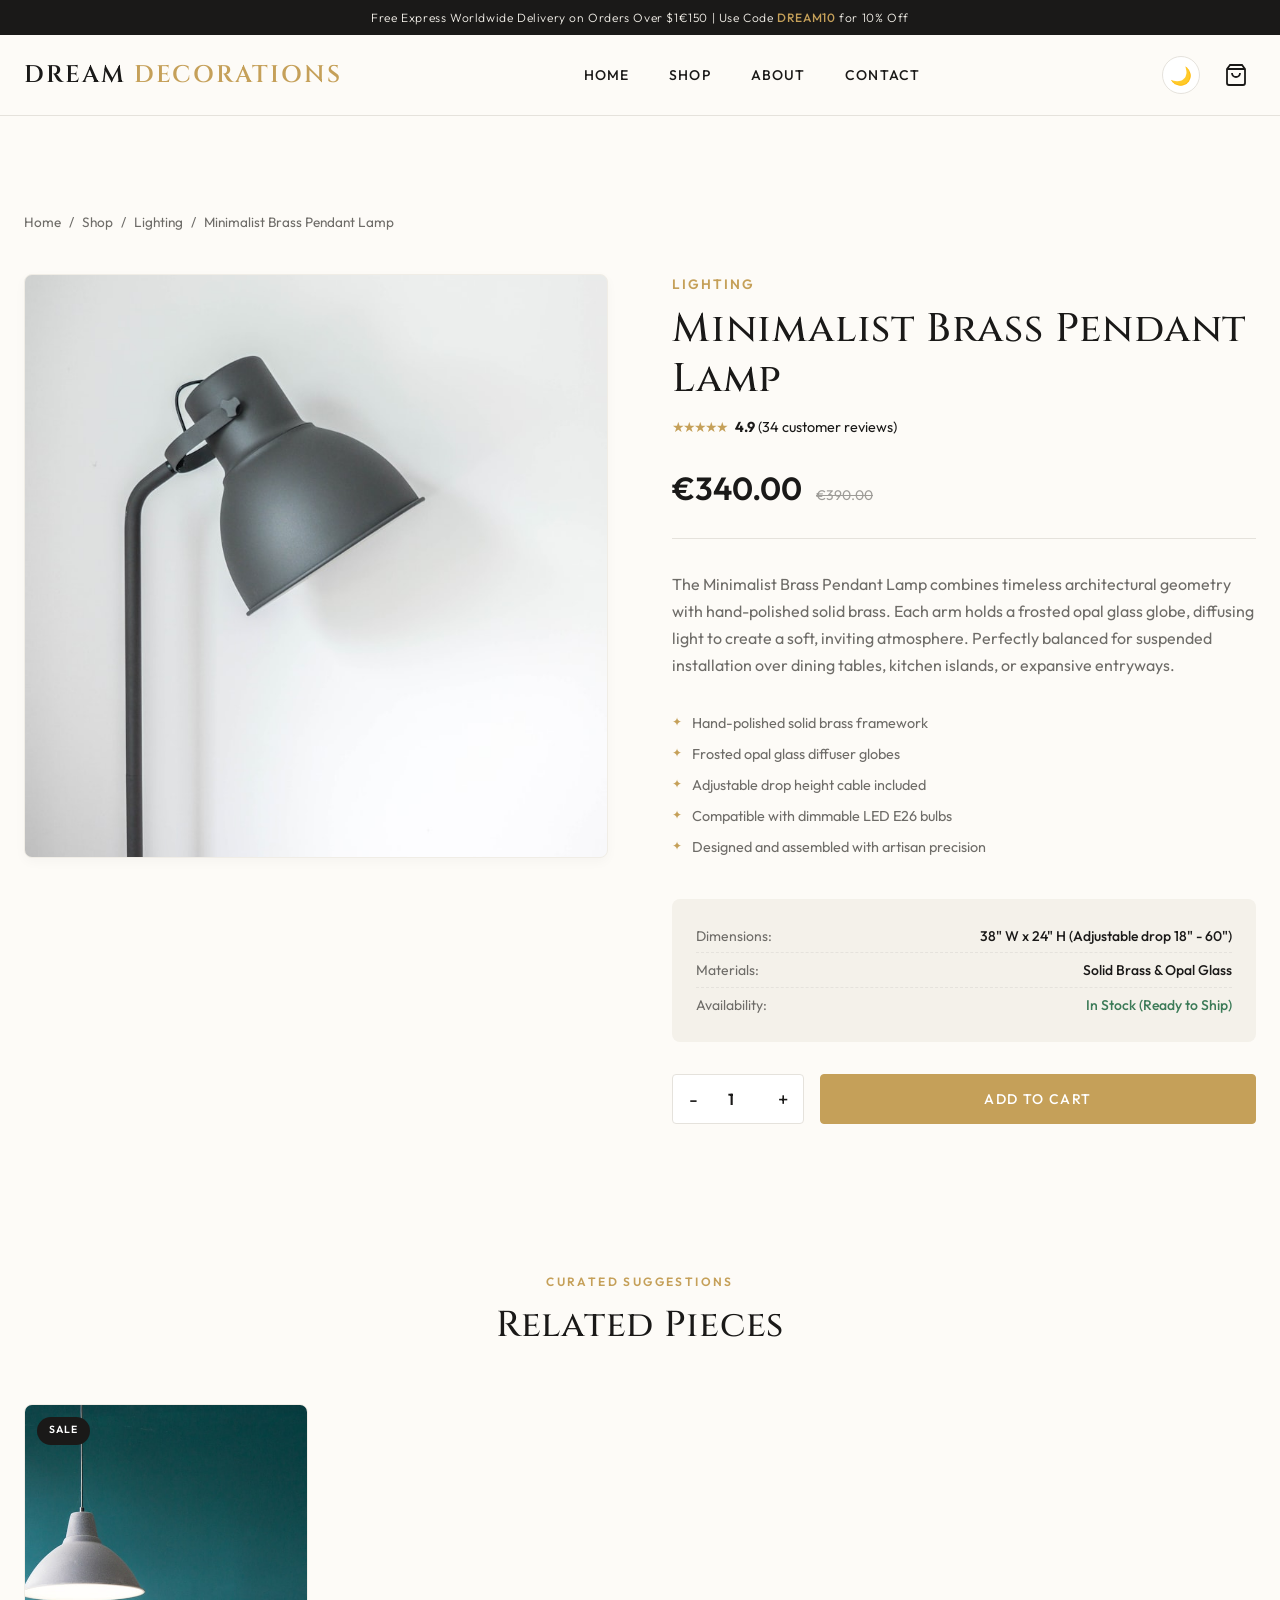
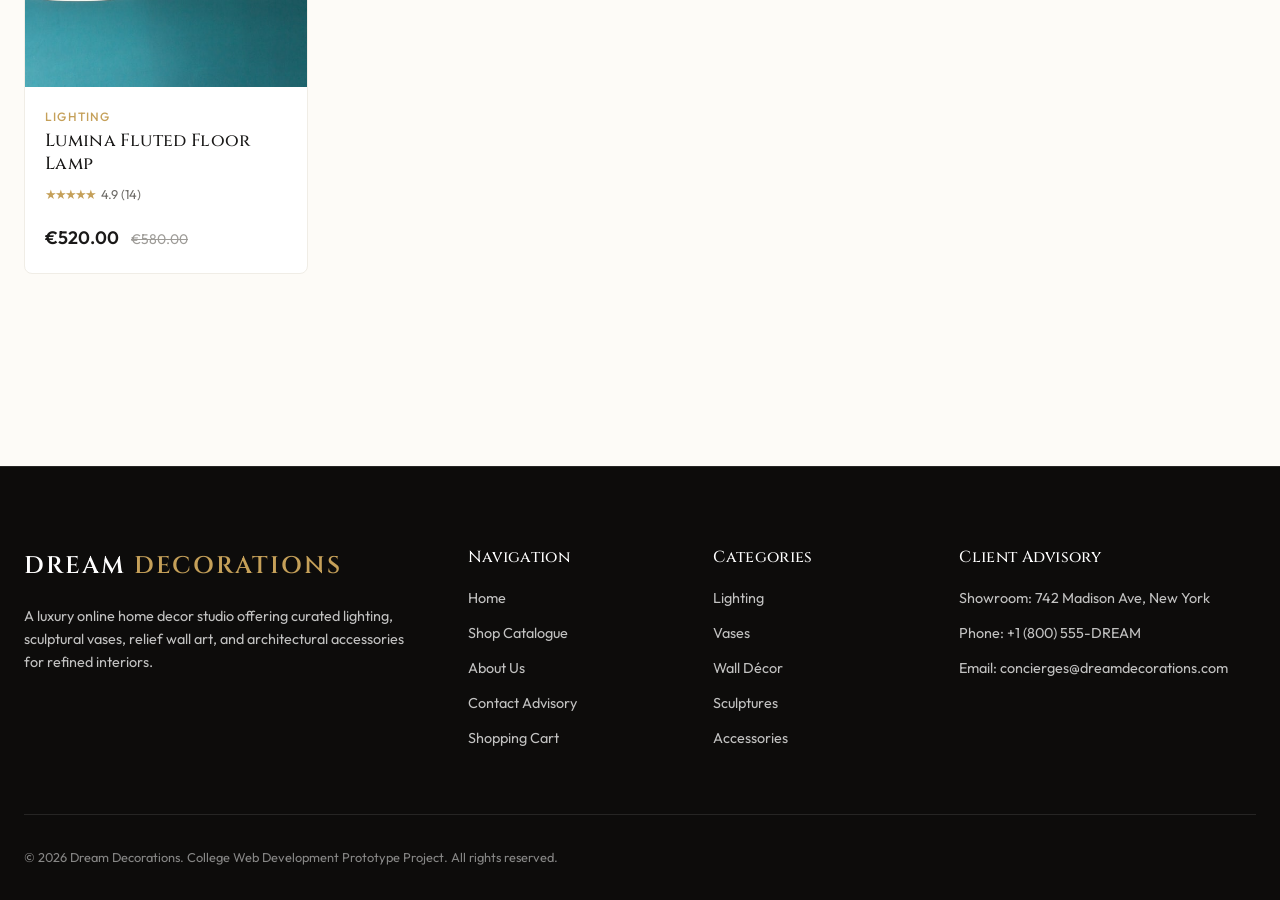
<file: product.html>
<!DOCTYPE html>
<html lang="en">
<head>
    <meta charset="UTF-8">
    <meta name="viewport" content="width=device-width, initial-scale=1.0">
    <title>Product Details | Dream Decorations</title>
    <meta name="description" content="View detailed product specifications, architectural dimensions, materials, and ordering options for Dream Decorations items.">
    <link rel="stylesheet" href="css/style.css">
</head>
<body>

    <!-- Announcement Bar -->
    <div class="top-bar">
        Free Express Worldwide Delivery on Orders Over $1€150 | Use Code <strong>DREAM10</strong> for 10% Off
    </div>

    <!-- Header Navigation -->
    <header class="site-header">
        <div class="container">
            <nav class="navbar">
                <a href="index.html" class="brand-logo">
                    DREAM <span>DECORATIONS</span>
                </a>

                <ul class="nav-links">
                    <li><a href="index.html" class="nav-link">Home</a></li>
                    <li><a href="shop.html" class="nav-link active">Shop</a></li>
                    <li><a href="about.html" class="nav-link">About</a></li>
                    <li><a href="contact.html" class="nav-link">Contact</a></li>
                </ul>

                <div class="header-actions">
                    <button class="theme-toggle-btn" aria-label="Toggle Dark Mode" title="Toggle Dark Mode">🌙</button>
                    <a href="cart.html" class="cart-icon-btn" aria-label="Shopping Cart">
                        <svg viewBox="0 0 24 24">
                            <path d="M6 2L3 6v14a2 2 0 002 2h14a2 2 0 002-2V6l-3-4H6zM3 6h18M16 10a4 4 0 01-8 0"/>
                        </svg>
                        <span class="cart-badge">0</span>
                    </a>

                    <div class="mobile-nav-toggle" id="mobile-drawer-toggle" aria-label="Toggle Navigation Menu">
                        <span></span>
                        <span></span>
                        <span></span>
                    </div>
                </div>
            </nav>
        </div>
    </header>

    <!-- Mobile Drawer & Backdrop -->
    <div class="drawer-backdrop" id="drawer-backdrop"></div>
    <div class="mobile-nav-drawer" id="mobile-drawer">
        <div class="drawer-header">
            <a href="index.html" class="brand-logo" style="font-size: 1.2rem;">DREAM <span>DECOR</span></a>
            <button class="theme-toggle-btn" aria-label="Toggle Dark Mode" title="Toggle Dark Mode">🌙</button>
            <button class="drawer-close" id="mobile-drawer-close" aria-label="Close menu">✕</button>
        </div>
        <nav class="mobile-nav-links">
            <a href="index.html" class="mobile-nav-link">Home</a>
            <a href="shop.html" class="mobile-nav-link active">Shop Collection</a>
            <a href="about.html" class="mobile-nav-link">Our Story</a>
            <a href="contact.html" class="mobile-nav-link">Contact Us</a>
            <a href="cart.html" class="mobile-nav-link">Shopping Cart</a>
        </nav>
    </div>

    <!-- Dynamic Product Content Target -->
    <main class="section">
        <div class="container" id="product-details-container">
            <!-- Rendered dynamically by main.js -->
        </div>
    </main>

    <!-- Footer -->
    <footer class="site-footer">
        <div class="container">
            <div class="footer-grid">
                <div class="footer-brand">
                    <a href="index.html" class="brand-logo">DREAM <span>DECORATIONS</span></a>
                    <p>A luxury online home decor studio offering curated lighting, sculptural vases, relief wall art, and architectural accessories for refined interiors.</p>
                </div>

                <div>
                    <h4 class="footer-title">Navigation</h4>
                    <ul class="footer-links">
                        <li><a href="index.html">Home</a></li>
                        <li><a href="shop.html">Shop Catalogue</a></li>
                        <li><a href="about.html">About Us</a></li>
                        <li><a href="contact.html">Contact Advisory</a></li>
                        <li><a href="cart.html">Shopping Cart</a></li>
                    </ul>
                </div>

                <div>
                    <h4 class="footer-title">Categories</h4>
                    <ul class="footer-links">
                        <li><a href="shop.html?category=Lighting">Lighting</a></li>
                        <li><a href="shop.html?category=Vases">Vases</a></li>
                        <li><a href="shop.html?category=Wall%20D%C3%A9cor">Wall Décor</a></li>
                        <li><a href="shop.html?category=Sculptures">Sculptures</a></li>
                        <li><a href="shop.html?category=Accessories">Accessories</a></li>
                    </ul>
                </div>

                <div>
                    <h4 class="footer-title">Client Advisory</h4>
                    <ul class="footer-links">
                        <li><span>Showroom: 742 Madison Ave, New York</span></li>
                        <li><span>Phone: +1 (800) 555-DREAM</span></li>
                        <li><span>Email: concierges@dreamdecorations.com</span></li>
                    </ul>
                </div>
            </div>

            <div class="footer-bottom">
                <p>&copy; 2026 Dream Decorations. College Web Development Prototype Project. All rights reserved.</p>
            </div>
        </div>
    </footer>

    <!-- Scripts -->
    <script src="js/products.js"></script>
    <script src="js/cart.js"></script>
    <script src="js/main.js"></script>
</body>
</html>
</file>
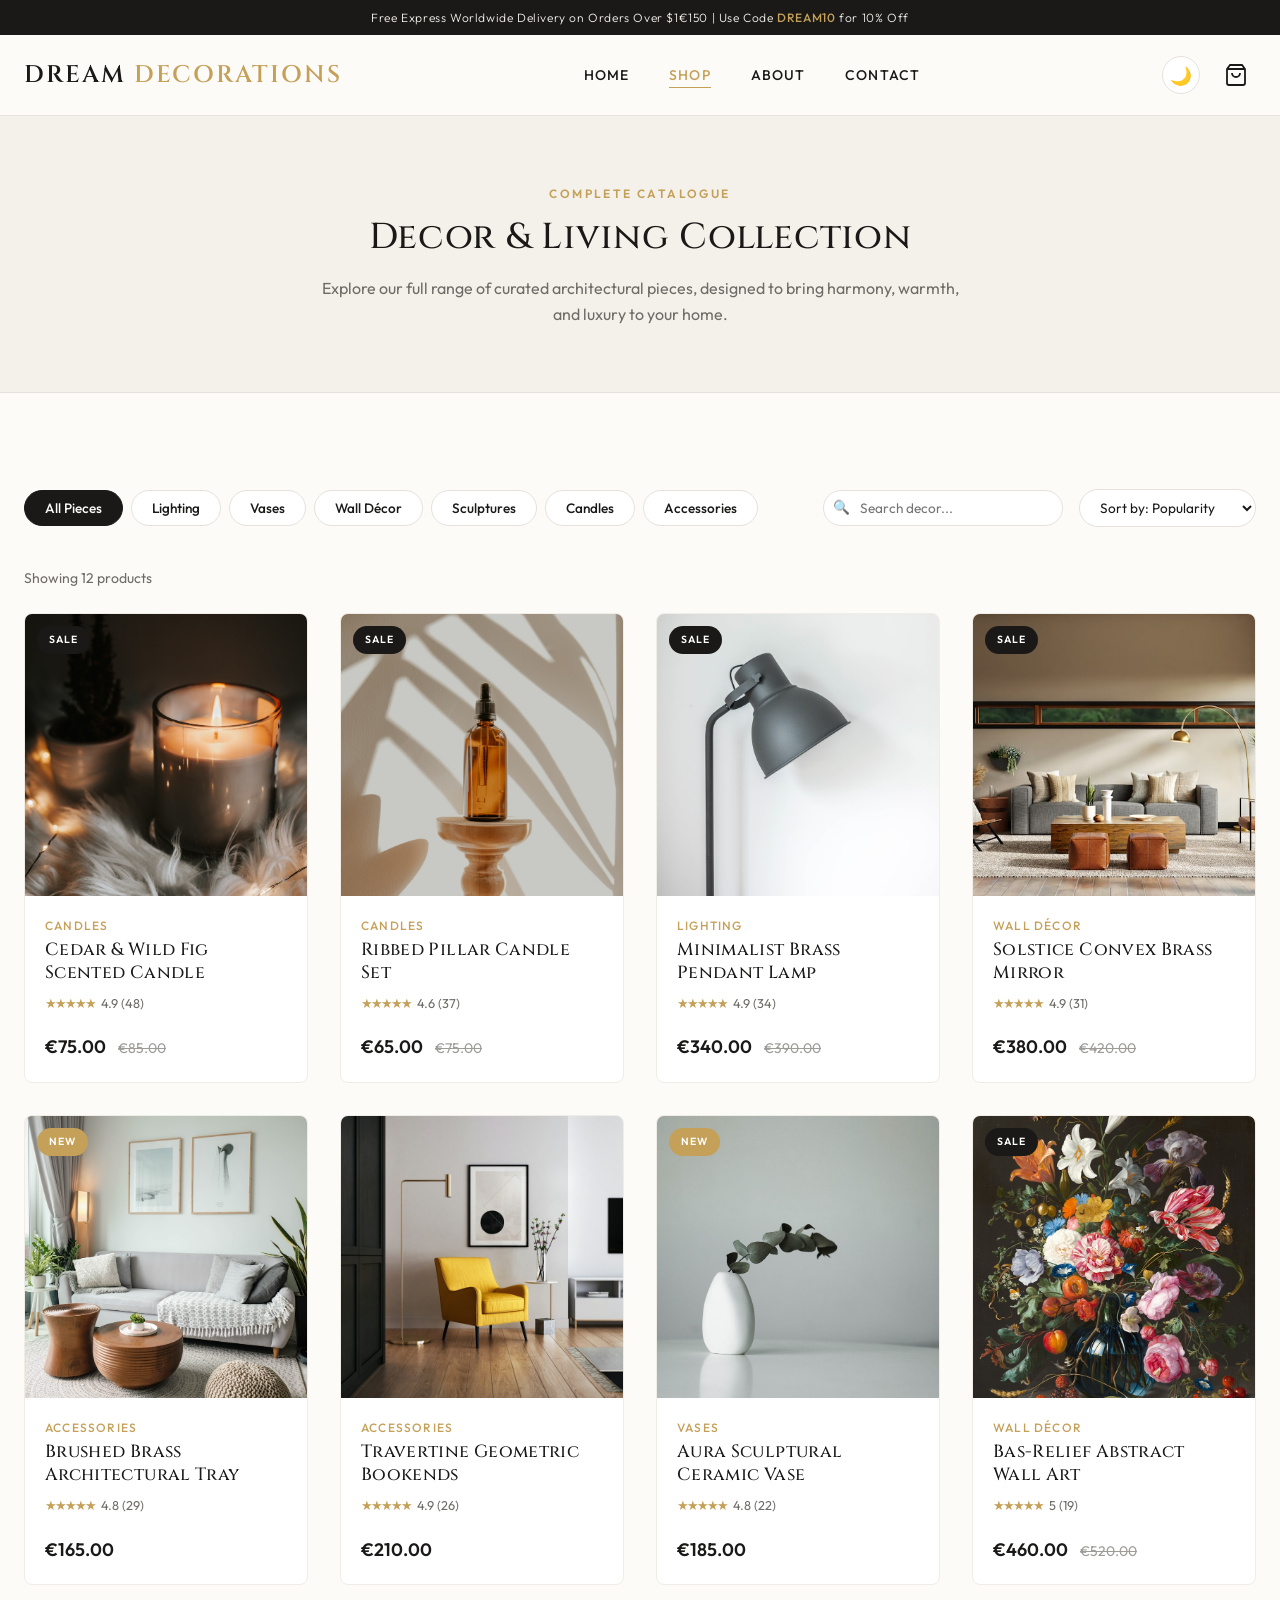
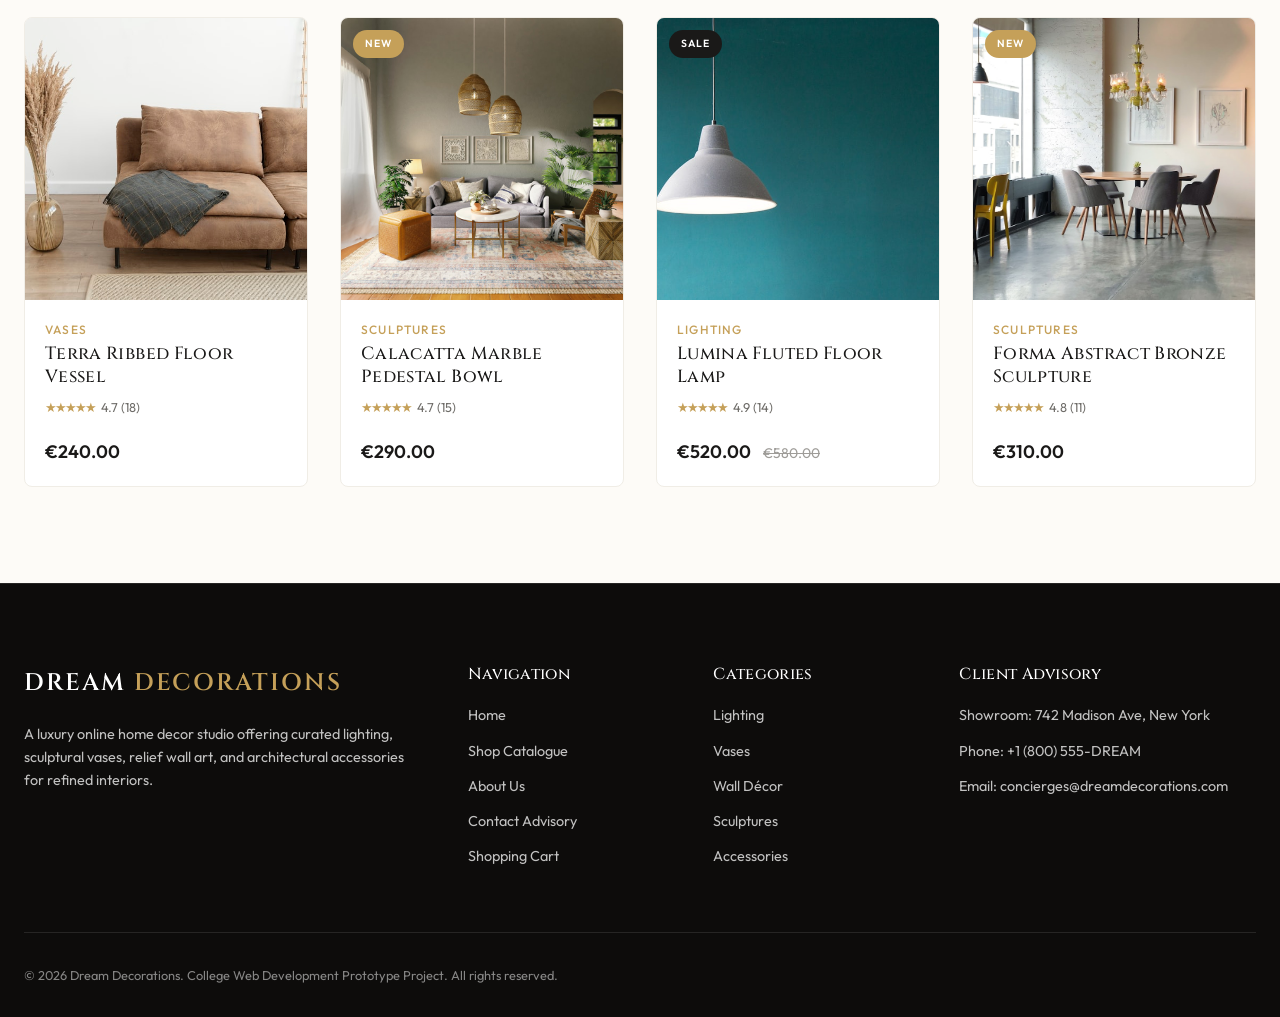
<file: shop.html>
<!DOCTYPE html>
<html lang="en">
<head>
    <meta charset="UTF-8">
    <meta name="viewport" content="width=device-width, initial-scale=1.0">
    <title>Shop Collection | Dream Decorations</title>
    <meta name="description" content="Browse our complete catalogue of premium home decor items including lighting, ceramic vases, wall decor, sculptures, and luxury accessories.">
    <link rel="stylesheet" href="css/style.css">
</head>
<body>

    <!-- Announcement Bar -->
    <div class="top-bar">
        Free Express Worldwide Delivery on Orders Over $1€150 | Use Code <strong>DREAM10</strong> for 10% Off
    </div>

    <!-- Header Navigation -->
    <header class="site-header">
        <div class="container">
            <nav class="navbar">
                <a href="index.html" class="brand-logo">
                    DREAM <span>DECORATIONS</span>
                </a>

                <ul class="nav-links">
                    <li><a href="index.html" class="nav-link">Home</a></li>
                    <li><a href="shop.html" class="nav-link active">Shop</a></li>
                    <li><a href="about.html" class="nav-link">About</a></li>
                    <li><a href="contact.html" class="nav-link">Contact</a></li>
                </ul>

                <div class="header-actions">
                    <button class="theme-toggle-btn" aria-label="Toggle Dark Mode" title="Toggle Dark Mode">🌙</button>
                    <a href="cart.html" class="cart-icon-btn" aria-label="Shopping Cart">
                        <svg viewBox="0 0 24 24">
                            <path d="M6 2L3 6v14a2 2 0 002 2h14a2 2 0 002-2V6l-3-4H6zM3 6h18M16 10a4 4 0 01-8 0"/>
                        </svg>
                        <span class="cart-badge">0</span>
                    </a>

                    <div class="mobile-nav-toggle" id="mobile-drawer-toggle" aria-label="Toggle Navigation Menu">
                        <span></span>
                        <span></span>
                        <span></span>
                    </div>
                </div>
            </nav>
        </div>
    </header>

    <!-- Mobile Drawer & Backdrop -->
    <div class="drawer-backdrop" id="drawer-backdrop"></div>
    <div class="mobile-nav-drawer" id="mobile-drawer">
        <div class="drawer-header">
            <a href="index.html" class="brand-logo" style="font-size: 1.2rem;">DREAM <span>DECOR</span></a>
            <button class="theme-toggle-btn" aria-label="Toggle Dark Mode" title="Toggle Dark Mode">🌙</button>
            <button class="drawer-close" id="mobile-drawer-close" aria-label="Close menu">✕</button>
        </div>
        <nav class="mobile-nav-links">
            <a href="index.html" class="mobile-nav-link">Home</a>
            <a href="shop.html" class="mobile-nav-link active">Shop Collection</a>
            <a href="about.html" class="mobile-nav-link">Our Story</a>
            <a href="contact.html" class="mobile-nav-link">Contact Us</a>
            <a href="cart.html" class="mobile-nav-link">Shopping Cart</a>
        </nav>
    </div>

    <!-- Page Header Banner -->
    <section class="page-header">
        <div class="container">
            <span class="section-tag">Complete Catalogue</span>
            <h1 class="section-title">Decor & Living Collection</h1>
            <p class="section-desc">Explore our full range of curated architectural pieces, designed to bring harmony, warmth, and luxury to your home.</p>
        </div>
    </section>

    <!-- Shop Content -->
    <main class="section">
        <div class="container">
            <!-- Filter & Sort Bar -->
            <div class="shop-controls-bar">
                <div class="category-pills" id="category-pills">
                    <button class="pill-btn active" data-category="All">All Pieces</button>
                    <button class="pill-btn" data-category="Lighting">Lighting</button>
                    <button class="pill-btn" data-category="Vases">Vases</button>
                    <button class="pill-btn" data-category="Wall Décor">Wall Décor</button>
                    <button class="pill-btn" data-category="Sculptures">Sculptures</button>
                    <button class="pill-btn" data-category="Candles">Candles</button>
                    <button class="pill-btn" data-category="Accessories">Accessories</button>
                </div>

                <div class="shop-filters-right">
                    <div class="search-box">
                        <span class="search-icon">🔍</span>
                        <input type="text" id="shop-search" class="search-input" placeholder="Search decor..." aria-label="Search product catalogue">
                    </div>

                    <select id="shop-sort" class="sort-select" aria-label="Sort products">
                        <option value="popular">Sort by: Popularity</option>
                        <option value="price-low">Price: Low to High</option>
                        <option value="price-high">Price: High to Low</option>
                        <option value="name-asc">Name: A to Z</option>
                    </select>
                </div>
            </div>

            <div style="display: flex; justify-content: space-between; align-items: center; margin-bottom: 1.5rem;">
                <span id="shop-product-count" class="text-muted" style="font-size: 0.875rem;">Showing 12 products</span>
            </div>

            <!-- Products Grid Container -->
            <div class="product-grid" id="shop-products-grid"></div>
        </div>
    </main>

    <!-- Footer -->
    <footer class="site-footer">
        <div class="container">
            <div class="footer-grid">
                <div class="footer-brand">
                    <a href="index.html" class="brand-logo">DREAM <span>DECORATIONS</span></a>
                    <p>A luxury online home decor studio offering curated lighting, sculptural vases, relief wall art, and architectural accessories for refined interiors.</p>
                </div>

                <div>
                    <h4 class="footer-title">Navigation</h4>
                    <ul class="footer-links">
                        <li><a href="index.html">Home</a></li>
                        <li><a href="shop.html">Shop Catalogue</a></li>
                        <li><a href="about.html">About Us</a></li>
                        <li><a href="contact.html">Contact Advisory</a></li>
                        <li><a href="cart.html">Shopping Cart</a></li>
                    </ul>
                </div>

                <div>
                    <h4 class="footer-title">Categories</h4>
                    <ul class="footer-links">
                        <li><a href="shop.html?category=Lighting">Lighting</a></li>
                        <li><a href="shop.html?category=Vases">Vases</a></li>
                        <li><a href="shop.html?category=Wall%20D%C3%A9cor">Wall Décor</a></li>
                        <li><a href="shop.html?category=Sculptures">Sculptures</a></li>
                        <li><a href="shop.html?category=Accessories">Accessories</a></li>
                    </ul>
                </div>

                <div>
                    <h4 class="footer-title">Client Advisory</h4>
                    <ul class="footer-links">
                        <li><span>Showroom: 742 Madison Ave, New York</span></li>
                        <li><span>Phone: +1 (800) 555-DREAM</span></li>
                        <li><span>Email: concierges@dreamdecorations.com</span></li>
                    </ul>
                </div>
            </div>

            <div class="footer-bottom">
                <p>&copy; 2026 Dream Decorations. College Web Development Prototype Project. All rights reserved.</p>
            </div>
        </div>
    </footer>

    <!-- Scripts -->
    <script src="js/products.js"></script>
    <script src="js/cart.js"></script>
    <script src="js/main.js"></script>
</body>
</html>
</file>
<file: css/style.css>
/* ==========================================================================
   DREAM DECORATIONS - Luxury Home Décor Design System
   ========================================================================== */

/* Google Fonts Import */
@import url('https://fonts.googleapis.com/css2?family=Cinzel:wght@400;500;600;700&family=Outfit:wght@300;400;500;600;700&display=swap');

:root {
    /* Light Mode Color Palette (Default) */
    --color-bg-primary: #FDFBF7;
    --color-bg-secondary: #F4F1EA;
    --color-bg-card: #FFFFFF;
    --color-text-primary: #1A1918;
    --color-text-muted: #6E6C68;
    --color-text-light: #9E9C98;
    --color-accent-gold: #C5A059;
    --color-accent-gold-hover: #A37F38;
    --color-accent-dark: #2C2A29;
    --color-border: #E5E2DC;
    --color-border-light: #F0EDE6;
    --color-success: #3B7A57;
    --color-error: #B23B3B;

    /* Typography */
    --font-heading: 'Cinzel', serif;
    --font-body: 'Outfit', -apple-system, BlinkMacSystemFont, sans-serif;

    /* Shadows & Effects */
    --shadow-sm: 0 4px 12px rgba(26, 25, 24, 0.03);
    --shadow-md: 0 10px 30px rgba(26, 25, 24, 0.06);
    --shadow-lg: 0 20px 40px rgba(26, 25, 24, 0.1);
    --transition-smooth: all 0.3s cubic-bezier(0.16, 1, 0.3, 1);
    --radius-sm: 4px;
    --radius-md: 8px;
    --radius-lg: 16px;
    --radius-pill: 9999px;
}

/* Dark Mode Theme Variables Overrides */
[data-theme="dark"] {
    --color-bg-primary: #121110;
    --color-bg-secondary: #1A1917;
    --color-bg-card: #22201E;
    --color-text-primary: #F7F4EE;
    --color-text-muted: #B0ACAB;
    --color-text-light: #7E7B77;
    --color-border: #363330;
    --color-border-light: #2A2825;
    --color-accent-dark: #121110;
    --shadow-sm: 0 4px 12px rgba(0, 0, 0, 0.25);
    --shadow-md: 0 10px 30px rgba(0, 0, 0, 0.45);
    --shadow-lg: 0 20px 40px rgba(0, 0, 0, 0.65);
}

/* Dark Mode Tweaks */
[data-theme="dark"] .site-header {
    background-color: rgba(18, 17, 16, 0.95);
}

[data-theme="dark"] .top-bar {
    background-color: #090908;
    border-bottom: 1px solid #22201E;
}

[data-theme="dark"] .pill-btn:not(.active) {
    background-color: #22201E;
    color: #F7F4EE;
    border-color: #363330;
}

[data-theme="dark"] .form-control,
[data-theme="dark"] .search-input,
[data-theme="dark"] .sort-select {
    background-color: #1A1917;
    color: #F7F4EE;
    border-color: #363330;
}

[data-theme="dark"] .form-control:focus,
[data-theme="dark"] .search-input:focus,
[data-theme="dark"] .sort-select:focus {
    background-color: #22201E;
}

/* ==========================================================================
   Global Resets & Base Styles
   ========================================================================== */

*, *::before, *::after {
    box-sizing: border-box;
    margin: 0;
    padding: 0;
}

html {
    scroll-behavior: smooth;
    font-size: 16px;
}

body {
    background-color: var(--color-bg-primary);
    color: var(--color-text-primary);
    font-family: var(--font-body);
    font-weight: 400;
    line-height: 1.6;
    -webkit-font-smoothing: antialiased;
    overflow-x: hidden;
    transition: background-color 0.4s ease, color 0.4s ease;
}

a {
    color: inherit;
    text-decoration: none;
    transition: var(--transition-smooth);
}

img {
    max-width: 100%;
    height: auto;
    display: block;
}

button, input, select, textarea {
    font-family: inherit;
    font-size: inherit;
    color: inherit;
}

button {
    cursor: pointer;
    border: none;
    background: none;
}

ul {
    list-style: none;
}

/* Typography Helpers */
h1, h2, h3, h4, h5, h6 {
    font-family: var(--font-heading);
    font-weight: 500;
    line-height: 1.25;
    letter-spacing: 0.02em;
    color: var(--color-text-primary);
}

.text-gold {
    color: var(--color-accent-gold);
}

.text-muted {
    color: var(--color-text-muted);
}

.section-tag {
    display: inline-block;
    font-family: var(--font-body);
    font-size: 0.75rem;
    font-weight: 600;
    text-transform: uppercase;
    letter-spacing: 0.2em;
    color: var(--color-accent-gold);
    margin-bottom: 0.75rem;
}

.section-title {
    font-size: 2.25rem;
    margin-bottom: 1rem;
}

@media (max-width: 768px) {
    .section-title {
        font-size: 1.75rem;
    }
}

.section-desc {
    max-width: 640px;
    margin-left: auto;
    margin-right: auto;
    color: var(--color-text-muted);
    font-size: 1rem;
}

.container {
    width: 100%;
    max-width: 1280px;
    margin: 0 auto;
    padding: 0 1.5rem;
}

/* Buttons */
.btn {
    display: inline-flex;
    align-items: center;
    justify-content: center;
    gap: 0.5rem;
    padding: 0.875rem 2rem;
    font-size: 0.875rem;
    font-weight: 500;
    letter-spacing: 0.1em;
    text-transform: uppercase;
    border-radius: var(--radius-sm);
    transition: var(--transition-smooth);
    white-space: nowrap;
}

.btn-primary {
    background-color: var(--color-text-primary);
    color: var(--color-bg-primary);
    border: 1px solid var(--color-text-primary);
}

.btn-primary:hover {
    background-color: var(--color-accent-gold);
    border-color: var(--color-accent-gold);
    color: #FFFFFF;
}

.btn-secondary {
    background-color: transparent;
    color: var(--color-text-primary);
    border: 1px solid var(--color-text-primary);
}

.btn-secondary:hover {
    background-color: var(--color-text-primary);
    color: var(--color-bg-primary);
}

.btn-gold {
    background-color: var(--color-accent-gold);
    color: #FFFFFF;
    border: 1px solid var(--color-accent-gold);
}

.btn-gold:hover {
    background-color: var(--color-accent-gold-hover);
    border-color: var(--color-accent-gold-hover);
}

.btn-sm {
    padding: 0.5rem 1.25rem;
    font-size: 0.75rem;
}

.btn-block {
    width: 100%;
}

/* Theme Toggle Button */
.theme-toggle-btn {
    display: inline-flex;
    align-items: center;
    justify-content: center;
    width: 38px;
    height: 38px;
    border-radius: 50%;
    border: 1px solid var(--color-border);
    background-color: var(--color-bg-card);
    color: var(--color-text-primary);
    cursor: pointer;
    font-size: 1.1rem;
    transition: var(--transition-smooth);
}

.theme-toggle-btn:hover {
    border-color: var(--color-accent-gold);
    color: var(--color-accent-gold);
    transform: rotate(15deg);
}

/* ==========================================================================
   Header & Navigation
   ========================================================================== */

.top-bar {
    background-color: var(--color-text-primary);
    color: var(--color-bg-secondary);
    font-size: 0.75rem;
    letter-spacing: 0.05em;
    padding: 0.5rem 1rem;
    text-align: center;
    font-weight: 300;
}

.top-bar strong {
    color: var(--color-accent-gold);
    font-weight: 500;
}

.site-header {
    position: sticky;
    top: 0;
    z-index: 100;
    background-color: rgba(253, 251, 247, 0.95);
    backdrop-filter: blur(12px);
    border-bottom: 1px solid var(--color-border);
    transition: var(--transition-smooth);
}

.navbar {
    display: flex;
    align-items: center;
    justify-content: space-between;
    height: 80px;
}

.brand-logo {
    font-family: var(--font-heading);
    font-size: 1.5rem;
    font-weight: 600;
    letter-spacing: 0.08em;
    color: var(--color-text-primary);
    display: flex;
    align-items: center;
    gap: 0.5rem;
}

.brand-logo span {
    color: var(--color-accent-gold);
}

.nav-links {
    display: flex;
    align-items: center;
    gap: 2.5rem;
}

.nav-link {
    font-size: 0.875rem;
    font-weight: 500;
    letter-spacing: 0.08em;
    text-transform: uppercase;
    color: var(--color-text-primary);
    position: relative;
    padding: 0.25rem 0;
}

.nav-link::after {
    content: '';
    position: absolute;
    bottom: 0;
    left: 0;
    width: 0%;
    height: 1px;
    background-color: var(--color-accent-gold);
    transition: var(--transition-smooth);
}

.nav-link:hover::after,
.nav-link.active::after {
    width: 100%;
}

.nav-link.active {
    color: var(--color-accent-gold);
}

.header-actions {
    display: flex;
    align-items: center;
    gap: 1rem;
}

.cart-icon-btn {
    position: relative;
    padding: 0.5rem;
    display: flex;
    align-items: center;
    justify-content: center;
    color: var(--color-text-primary);
    transition: var(--transition-smooth);
}

.cart-icon-btn:hover {
    color: var(--color-accent-gold);
}

.cart-icon-btn svg {
    width: 24px;
    height: 24px;
    fill: none;
    stroke: currentColor;
    stroke-width: 1.8;
}

.cart-badge {
    position: absolute;
    top: 2px;
    right: 0px;
    background-color: var(--color-accent-gold);
    color: #FFFFFF;
    font-size: 0.65rem;
    font-weight: 700;
    width: 18px;
    height: 18px;
    border-radius: 50%;
    display: flex;
    align-items: center;
    justify-content: center;
    transition: var(--transition-smooth);
}

.cart-badge:not(.has-items) {
    display: none;
}

.mobile-nav-toggle {
    display: none;
    flex-direction: column;
    gap: 5px;
    width: 28px;
    cursor: pointer;
}

.mobile-nav-toggle span {
    display: block;
    height: 2px;
    width: 100%;
    background-color: var(--color-text-primary);
    transition: var(--transition-smooth);
}

/* Mobile Drawer */
.mobile-nav-drawer {
    position: fixed;
    top: 0;
    right: -100%;
    width: 300px;
    height: 100vh;
    background-color: var(--color-bg-primary);
    z-index: 200;
    padding: 2.5rem 2rem;
    box-shadow: var(--shadow-lg);
    transition: var(--transition-smooth);
    display: flex;
    flex-direction: column;
}

.mobile-nav-drawer.open {
    right: 0;
}

.drawer-header {
    display: flex;
    align-items: center;
    justify-content: space-between;
    margin-bottom: 2.5rem;
}

.drawer-close {
    font-size: 1.5rem;
    color: var(--color-text-primary);
}

.mobile-nav-links {
    display: flex;
    flex-direction: column;
    gap: 1.5rem;
}

.mobile-nav-link {
    font-family: var(--font-heading);
    font-size: 1.25rem;
    color: var(--color-text-primary);
}

.mobile-nav-link.active {
    color: var(--color-accent-gold);
}

.drawer-backdrop {
    position: fixed;
    top: 0;
    left: 0;
    width: 100vw;
    height: 100vh;
    background-color: rgba(0, 0, 0, 0.4);
    backdrop-filter: blur(4px);
    z-index: 150;
    opacity: 0;
    visibility: hidden;
    transition: var(--transition-smooth);
}

.drawer-backdrop.active {
    opacity: 1;
    visibility: visible;
}

@media (max-width: 992px) {
    .nav-links {
        display: none;
    }
    .mobile-nav-toggle {
        display: flex;
    }
}

/* ==========================================================================
   Hero Section
   ========================================================================== */

.hero {
    position: relative;
    min-height: 80vh;
    display: flex;
    align-items: center;
    background-color: var(--color-bg-secondary);
    overflow: hidden;
}

.hero-bg {
    position: absolute;
    top: 0;
    left: 0;
    width: 100%;
    height: 100%;
    object-fit: cover;
    object-position: center;
    filter: brightness(0.85);
}

.hero-overlay {
    position: absolute;
    top: 0;
    left: 0;
    width: 100%;
    height: 100%;
    background: linear-gradient(90deg, rgba(26,25,24,0.7) 0%, rgba(26,25,24,0.3) 60%, rgba(26,25,24,0.1) 100%);
}

.hero-content {
    position: relative;
    z-index: 2;
    max-width: 650px;
    color: #FFFFFF;
    padding: 4rem 0;
}

.hero-subtitle {
    color: var(--color-accent-gold);
    font-size: 0.875rem;
    font-weight: 600;
    text-transform: uppercase;
    letter-spacing: 0.25em;
    margin-bottom: 1rem;
}

.hero-title {
    color: #FFFFFF;
    font-size: 3.5rem;
    font-weight: 500;
    line-height: 1.15;
    margin-bottom: 1.5rem;
}

.hero-text {
    font-size: 1.125rem;
    color: rgba(255, 255, 255, 0.85);
    margin-bottom: 2.5rem;
    font-weight: 300;
}

.hero-actions {
    display: flex;
    gap: 1rem;
    flex-wrap: wrap;
}

.hero-actions .btn-secondary {
    color: #FFFFFF;
    border-color: #FFFFFF;
}

.hero-actions .btn-secondary:hover {
    background-color: #FFFFFF;
    color: var(--color-text-primary);
}

@media (max-width: 768px) {
    .hero {
        min-height: 70vh;
    }
    .hero-title {
        font-size: 2.25rem;
    }
    .hero-text {
        font-size: 1rem;
    }
}

/* ==========================================================================
   Featured Categories Section
   ========================================================================== */

.section {
    padding: 6rem 0;
}

.section-header {
    text-align: center;
    margin-bottom: 3.5rem;
}

.category-grid {
    display: grid;
    grid-template-columns: repeat(auto-fit, minmax(200px, 1fr));
    gap: 1.5rem;
}

.category-card {
    position: relative;
    aspect-ratio: 4/5;
    border-radius: var(--radius-md);
    overflow: hidden;
    display: block;
    box-shadow: var(--shadow-sm);
    transition: var(--transition-smooth);
}

.category-card:hover {
    transform: translateY(-6px);
    box-shadow: var(--shadow-lg);
}

.category-card img {
    width: 100%;
    height: 100%;
    object-fit: cover;
    transition: transform 0.6s cubic-bezier(0.16, 1, 0.3, 1);
}

.category-card:hover img {
    transform: scale(1.06);
}

.category-overlay {
    position: absolute;
    bottom: 0;
    left: 0;
    right: 0;
    padding: 2rem 1.5rem 1.5rem;
    background: linear-gradient(to top, rgba(26,25,24,0.85) 0%, rgba(26,25,24,0) 100%);
    color: #FFFFFF;
    display: flex;
    flex-direction: column;
    justify-content: flex-end;
}

.category-name {
    font-family: var(--font-heading);
    font-size: 1.25rem;
    color: #FFFFFF;
    margin-bottom: 0.25rem;
}

.category-count {
    font-size: 0.75rem;
    color: rgba(255, 255, 255, 0.75);
    text-transform: uppercase;
    letter-spacing: 0.1em;
}

/* ==========================================================================
   Product Cards & Grid
   ========================================================================== */

.product-grid {
    display: grid;
    grid-template-columns: repeat(4, 1fr);
    gap: 2rem;
}

@media (max-width: 1024px) {
    .product-grid {
        grid-template-columns: repeat(3, 1fr);
    }
}

@media (max-width: 768px) {
    .product-grid {
        grid-template-columns: repeat(2, 1fr);
        gap: 1.25rem;
    }
}

@media (max-width: 480px) {
    .product-grid {
        grid-template-columns: 1fr;
    }
}

.product-card {
    background-color: var(--color-bg-card);
    border-radius: var(--radius-md);
    border: 1px solid var(--color-border-light);
    overflow: hidden;
    display: flex;
    flex-direction: column;
    transition: var(--transition-smooth);
    position: relative;
}

.product-card:hover {
    box-shadow: var(--shadow-md);
    border-color: var(--color-border);
    transform: translateY(-4px);
}

.product-badge {
    position: absolute;
    top: 12px;
    left: 12px;
    z-index: 10;
    background-color: var(--color-accent-gold);
    color: #FFFFFF;
    font-size: 0.65rem;
    font-weight: 600;
    text-transform: uppercase;
    letter-spacing: 0.1em;
    padding: 0.35rem 0.75rem;
    border-radius: var(--radius-pill);
}

.product-badge.badge-sale {
    background-color: var(--color-text-primary);
}

.product-image-wrap {
    position: relative;
    aspect-ratio: 1;
    overflow: hidden;
    background-color: var(--color-bg-secondary);
}

.product-image-wrap img {
    width: 100%;
    height: 100%;
    object-fit: cover;
    transition: transform 0.5s cubic-bezier(0.16, 1, 0.3, 1);
}

.product-card:hover .product-image-wrap img {
    transform: scale(1.05);
}

.product-actions-overlay {
    position: absolute;
    bottom: 12px;
    left: 12px;
    right: 12px;
    display: flex;
    gap: 0.5rem;
    opacity: 0;
    transform: translateY(10px);
    transition: var(--transition-smooth);
}

.product-card:hover .product-actions-overlay {
    opacity: 1;
    transform: translateY(0);
}

.product-actions-overlay .btn {
    flex: 1;
    box-shadow: var(--shadow-md);
}

.product-info {
    padding: 1.25rem;
    display: flex;
    flex-direction: column;
    flex-grow: 1;
}

.product-category {
    font-size: 0.75rem;
    text-transform: uppercase;
    letter-spacing: 0.1em;
    color: var(--color-accent-gold);
    margin-bottom: 0.25rem;
    font-weight: 500;
}

.product-name {
    font-family: var(--font-heading);
    font-size: 1.1rem;
    color: var(--color-text-primary);
    margin-bottom: 0.5rem;
    line-height: 1.3;
    transition: var(--transition-smooth);
}

.product-name a:hover {
    color: var(--color-accent-gold);
}

.product-rating {
    display: flex;
    align-items: center;
    gap: 0.35rem;
    font-size: 0.8rem;
    color: var(--color-text-muted);
    margin-bottom: 0.75rem;
}

.stars {
    color: var(--color-accent-gold);
    letter-spacing: -2px;
}

.product-price-wrap {
    margin-top: auto;
    display: flex;
    align-items: center;
    justify-content: space-between;
    padding-top: 0.5rem;
}

.product-price {
    font-size: 1.125rem;
    font-weight: 600;
    color: var(--color-text-primary);
}

.original-price {
    font-size: 0.875rem;
    color: var(--color-text-light);
    text-decoration: line-through;
    margin-left: 0.5rem;
    font-weight: 400;
}

/* ==========================================================================
   Brand & Editorial Story Section
   ========================================================================== */

.editorial-section {
    background-color: var(--color-bg-secondary);
    overflow: hidden;
}

.editorial-grid {
    display: grid;
    grid-template-columns: 1fr 1fr;
    gap: 4rem;
    align-items: center;
}

@media (max-width: 992px) {
    .editorial-grid {
        grid-template-columns: 1fr;
        gap: 2.5rem;
    }
}

.editorial-image-wrap {
    position: relative;
    border-radius: var(--radius-md);
    overflow: hidden;
    box-shadow: var(--shadow-lg);
}

.editorial-image-wrap img {
    width: 100%;
    height: 100%;
    object-fit: cover;
}

.editorial-content {
    padding: 2rem 0;
}

.editorial-quote {
    font-family: var(--font-heading);
    font-size: 1.5rem;
    font-style: italic;
    color: var(--color-text-primary);
    border-left: 3px solid var(--color-accent-gold);
    padding-left: 1.5rem;
    margin: 1.5rem 0;
}

/* ==========================================================================
   Service Benefits Section
   ========================================================================== */

.benefits-grid {
    display: grid;
    grid-template-columns: repeat(4, 1fr);
    gap: 2rem;
}

@media (max-width: 992px) {
    .benefits-grid {
        grid-template-columns: repeat(2, 1fr);
    }
}

@media (max-width: 480px) {
    .benefits-grid {
        grid-template-columns: 1fr;
    }
}

.benefit-card {
    background-color: var(--color-bg-card);
    padding: 2.5rem 1.5rem;
    text-align: center;
    border-radius: var(--radius-md);
    border: 1px solid var(--color-border-light);
    transition: var(--transition-smooth);
}

.benefit-card:hover {
    box-shadow: var(--shadow-md);
    border-color: var(--color-accent-gold);
    transform: translateY(-4px);
}

.benefit-icon {
    width: 48px;
    height: 48px;
    margin: 0 auto 1.25rem;
    color: var(--color-accent-gold);
    display: flex;
    align-items: center;
    justify-content: center;
}

.benefit-title {
    font-size: 1.1rem;
    margin-bottom: 0.5rem;
}

.benefit-text {
    font-size: 0.875rem;
    color: var(--color-text-muted);
}

/* ==========================================================================
   Newsletter Section
   ========================================================================== */

.newsletter-section {
    background-color: var(--color-accent-dark);
    color: #FFFFFF;
    text-align: center;
    padding: 5rem 1.5rem;
}

.newsletter-box {
    max-width: 600px;
    margin: 0 auto;
}

.newsletter-section h2 {
    color: #FFFFFF;
    margin-bottom: 0.75rem;
}

.newsletter-section p {
    color: rgba(255, 255, 255, 0.75);
    margin-bottom: 2rem;
}

.newsletter-form {
    display: flex;
    gap: 0.5rem;
    max-width: 480px;
    margin: 0 auto;
}

@media (max-width: 480px) {
    .newsletter-form {
        flex-direction: column;
    }
}

.newsletter-input {
    flex: 1;
    padding: 0.875rem 1.25rem;
    border-radius: var(--radius-sm);
    border: 1px solid rgba(255, 255, 255, 0.2);
    background-color: rgba(255, 255, 255, 0.08);
    color: #FFFFFF;
    outline: none;
    transition: var(--transition-smooth);
}

.newsletter-input:focus {
    border-color: var(--color-accent-gold);
    background-color: rgba(255, 255, 255, 0.15);
}

.newsletter-input::placeholder {
    color: rgba(255, 255, 255, 0.5);
}

/* ==========================================================================
   Shop Page Styles
   ========================================================================== */

.page-header {
    background-color: var(--color-bg-secondary);
    padding: 4rem 0;
    text-align: center;
    border-bottom: 1px solid var(--color-border);
}

.shop-controls-bar {
    display: flex;
    align-items: center;
    justify-content: space-between;
    gap: 1.5rem;
    margin-bottom: 2.5rem;
    flex-wrap: wrap;
}

.category-pills {
    display: flex;
    align-items: center;
    gap: 0.5rem;
    flex-wrap: wrap;
}

.pill-btn {
    padding: 0.5rem 1.25rem;
    font-size: 0.85rem;
    font-weight: 500;
    border-radius: var(--radius-pill);
    border: 1px solid var(--color-border);
    background-color: var(--color-bg-card);
    color: var(--color-text-primary);
    transition: var(--transition-smooth);
}

.pill-btn:hover,
.pill-btn.active {
    background-color: var(--color-text-primary);
    color: var(--color-bg-primary);
    border-color: var(--color-text-primary);
}

.shop-filters-right {
    display: flex;
    align-items: center;
    gap: 1rem;
    flex-wrap: wrap;
}

.search-box {
    position: relative;
    width: 240px;
}

.search-input {
    width: 100%;
    padding: 0.5rem 1rem 0.5rem 2.25rem;
    border-radius: var(--radius-pill);
    border: 1px solid var(--color-border);
    font-size: 0.85rem;
    background-color: var(--color-bg-card);
    outline: none;
}

.search-icon {
    position: absolute;
    left: 10px;
    top: 50%;
    transform: translateY(-50%);
    color: var(--color-text-muted);
    font-size: 0.85rem;
}

.sort-select {
    padding: 0.5rem 1.5rem 0.5rem 1rem;
    border-radius: var(--radius-pill);
    border: 1px solid var(--color-border);
    font-size: 0.85rem;
    background-color: var(--color-bg-card);
    outline: none;
    cursor: pointer;
}

.empty-state {
    text-align: center;
    padding: 5rem 1.5rem;
    grid-column: 1 / -1;
}

.empty-state-icon {
    font-size: 3rem;
    color: var(--color-text-light);
    margin-bottom: 1rem;
}

/* ==========================================================================
   Product Details Page
   ========================================================================== */

.breadcrumb {
    display: flex;
    align-items: center;
    gap: 0.5rem;
    font-size: 0.85rem;
    color: var(--color-text-muted);
    margin-bottom: 2.5rem;
}

.breadcrumb a:hover {
    color: var(--color-accent-gold);
}

.product-details-grid {
    display: grid;
    grid-template-columns: 1fr 1fr;
    gap: 4rem;
    margin-bottom: 5rem;
}

@media (max-width: 992px) {
    .product-details-grid {
        grid-template-columns: 1fr;
        gap: 2.5rem;
    }
}

.product-gallery {
    display: flex;
    flex-direction: column;
    gap: 1rem;
}

.main-image-frame {
    aspect-ratio: 1;
    border-radius: var(--radius-md);
    overflow: hidden;
    background-color: var(--color-bg-secondary);
    box-shadow: var(--shadow-sm);
    border: 1px solid var(--color-border-light);
}

.main-image-frame img {
    width: 100%;
    height: 100%;
    object-fit: cover;
}

.product-details-info {
    display: flex;
    flex-direction: column;
}

.details-category {
    font-size: 0.85rem;
    text-transform: uppercase;
    letter-spacing: 0.15em;
    color: var(--color-accent-gold);
    font-weight: 600;
    margin-bottom: 0.5rem;
}

.details-title {
    font-size: 2.5rem;
    margin-bottom: 0.75rem;
}

.details-rating {
    display: flex;
    align-items: center;
    gap: 0.5rem;
    margin-bottom: 1.5rem;
    font-size: 0.9rem;
}

.details-price-row {
    display: flex;
    align-items: baseline;
    gap: 1rem;
    margin-bottom: 2rem;
    padding-bottom: 1.5rem;
    border-bottom: 1px solid var(--color-border);
}

.details-price {
    font-size: 2rem;
    font-weight: 600;
    color: var(--color-text-primary);
}

.details-description {
    font-size: 1rem;
    color: var(--color-text-muted);
    margin-bottom: 2rem;
    line-height: 1.7;
}

.specs-box {
    background-color: var(--color-bg-secondary);
    padding: 1.25rem 1.5rem;
    border-radius: var(--radius-md);
    margin-bottom: 2rem;
}

.specs-item {
    display: flex;
    justify-content: space-between;
    font-size: 0.875rem;
    padding: 0.35rem 0;
}

.specs-item:not(:last-child) {
    border-bottom: 1px dashed var(--color-border);
}

.specs-label {
    color: var(--color-text-muted);
}

.specs-value {
    font-weight: 500;
}

.quantity-add-row {
    display: flex;
    gap: 1rem;
    margin-bottom: 2rem;
}

.qty-control {
    display: inline-flex;
    align-items: center;
    border: 1px solid var(--color-border);
    border-radius: var(--radius-sm);
    background-color: var(--color-bg-card);
}

.qty-btn {
    width: 40px;
    height: 48px;
    display: flex;
    align-items: center;
    justify-content: center;
    font-size: 1.2rem;
    color: var(--color-text-primary);
    transition: var(--transition-smooth);
}

.qty-btn:hover {
    background-color: var(--color-bg-secondary);
}

.qty-input {
    width: 50px;
    height: 48px;
    text-align: center;
    border: none;
    background: transparent;
    font-weight: 600;
    outline: none;
}

/* Feature bullets */
.details-features {
    margin-bottom: 2rem;
}

.details-features li {
    font-size: 0.9rem;
    color: var(--color-text-muted);
    margin-bottom: 0.5rem;
    position: relative;
    padding-left: 1.25rem;
}

.details-features li::before {
    content: '✦';
    position: absolute;
    left: 0;
    color: var(--color-accent-gold);
    font-size: 0.75rem;
}

/* ==========================================================================
   Shopping Cart Page
   ========================================================================== */

.cart-layout {
    display: grid;
    grid-template-columns: 2fr 1fr;
    gap: 3rem;
}

@media (max-width: 992px) {
    .cart-layout {
        grid-template-columns: 1fr;
    }
}

.cart-table-wrap {
    background-color: var(--color-bg-card);
    border-radius: var(--radius-md);
    border: 1px solid var(--color-border);
    overflow: hidden;
}

.cart-table {
    width: 100%;
    border-collapse: collapse;
}

.cart-table th {
    background-color: var(--color-bg-secondary);
    text-align: left;
    padding: 1rem 1.5rem;
    font-family: var(--font-heading);
    font-size: 0.85rem;
    font-weight: 600;
    letter-spacing: 0.05em;
    color: var(--color-text-muted);
}

.cart-table td {
    padding: 1.5rem;
    border-bottom: 1px solid var(--color-border-light);
    vertical-align: middle;
}

.cart-product-cell {
    display: flex;
    align-items: center;
    gap: 1.25rem;
}

.cart-thumb {
    width: 70px;
    height: 70px;
    border-radius: var(--radius-sm);
    object-fit: cover;
    background-color: var(--color-bg-secondary);
}

.cart-product-title {
    font-family: var(--font-heading);
    font-size: 1rem;
    color: var(--color-text-primary);
}

.cart-product-category {
    font-size: 0.75rem;
    color: var(--color-text-muted);
}

.remove-btn {
    color: var(--color-text-light);
    font-size: 1.2rem;
    padding: 0.25rem;
    transition: var(--transition-smooth);
}

.remove-btn:hover {
    color: var(--color-error);
}

/* Order Summary Box */
.summary-card {
    background-color: var(--color-bg-card);
    border-radius: var(--radius-md);
    border: 1px solid var(--color-border);
    padding: 2rem;
    position: sticky;
    top: 100px;
}

.summary-title {
    font-size: 1.25rem;
    margin-bottom: 1.5rem;
    padding-bottom: 1rem;
    border-bottom: 1px solid var(--color-border);
}

.summary-row {
    display: flex;
    justify-content: space-between;
    font-size: 0.95rem;
    margin-bottom: 1rem;
}

.summary-total-row {
    font-size: 1.25rem;
    font-weight: 600;
    padding-top: 1rem;
    margin-top: 1rem;
    border-top: 1px solid var(--color-border);
}

.shipping-progress-bar {
    background-color: var(--color-bg-secondary);
    border-radius: var(--radius-pill);
    height: 6px;
    overflow: hidden;
    margin: 0.5rem 0 1.5rem;
}

.shipping-progress-fill {
    height: 100%;
    background-color: var(--color-accent-gold);
    transition: width 0.4s ease;
}

.promo-form {
    display: flex;
    gap: 0.5rem;
    margin: 1.5rem 0;
}

.promo-input {
    flex: 1;
    padding: 0.6rem 1rem;
    border-radius: var(--radius-sm);
    border: 1px solid var(--color-border);
    font-size: 0.85rem;
    outline: none;
}

/* ==========================================================================
   About Page Styles
   ========================================================================== */

.about-hero {
    position: relative;
    padding: 6rem 0;
    background-color: var(--color-bg-secondary);
    text-align: center;
}

.values-grid {
    display: grid;
    grid-template-columns: repeat(4, 1fr);
    gap: 2rem;
}

@media (max-width: 992px) {
    .values-grid {
        grid-template-columns: repeat(2, 1fr);
    }
}

.value-card {
    background-color: var(--color-bg-card);
    padding: 2rem;
    border-radius: var(--radius-md);
    border: 1px solid var(--color-border-light);
}

.value-number {
    font-family: var(--font-heading);
    font-size: 2rem;
    color: var(--color-accent-gold);
    margin-bottom: 0.5rem;
}

/* ==========================================================================
   Contact Page Styles
   ========================================================================== */

.contact-grid {
    display: grid;
    grid-template-columns: 1fr 2fr;
    gap: 4rem;
}

@media (max-width: 992px) {
    .contact-grid {
        grid-template-columns: 1fr;
        gap: 3rem;
    }
}

.contact-info-cards {
    display: flex;
    flex-direction: column;
    gap: 1.5rem;
}

.info-card {
    background-color: var(--color-bg-card);
    padding: 1.5rem;
    border-radius: var(--radius-md);
    border: 1px solid var(--color-border);
    display: flex;
    align-items: flex-start;
    gap: 1.25rem;
}

.info-icon {
    color: var(--color-accent-gold);
    font-size: 1.5rem;
}

.contact-form-card {
    background-color: var(--color-bg-card);
    padding: 3rem;
    border-radius: var(--radius-md);
    border: 1px solid var(--color-border);
}

.form-group {
    margin-bottom: 1.5rem;
}

.form-label {
    display: block;
    font-size: 0.85rem;
    font-weight: 500;
    margin-bottom: 0.5rem;
    color: var(--color-text-primary);
}

.form-control {
    width: 100%;
    padding: 0.875rem 1.25rem;
    border-radius: var(--radius-sm);
    border: 1px solid var(--color-border);
    background-color: var(--color-bg-primary);
    outline: none;
    transition: var(--transition-smooth);
}

.form-control:focus {
    border-color: var(--color-accent-gold);
    background-color: var(--color-bg-card);
}

.form-control.is-invalid {
    border-color: var(--color-error);
}

.invalid-feedback {
    font-size: 0.75rem;
    color: var(--color-error);
    margin-top: 0.35rem;
    display: none;
}

.form-control.is-invalid + .invalid-feedback {
    display: block;
}

/* FAQ Accordion */
.faq-accordion {
    max-width: 800px;
    margin: 0 auto;
    display: flex;
    flex-direction: column;
    gap: 1rem;
}

.faq-item {
    background-color: var(--color-bg-card);
    border: 1px solid var(--color-border);
    border-radius: var(--radius-md);
    overflow: hidden;
}

.faq-question {
    padding: 1.5rem;
    display: flex;
    align-items: center;
    justify-content: space-between;
    font-family: var(--font-heading);
    font-size: 1.1rem;
    cursor: pointer;
}

.faq-answer {
    padding: 0 1.5rem 1.5rem;
    color: var(--color-text-muted);
    font-size: 0.95rem;
    display: none;
}

.faq-item.open .faq-answer {
    display: block;
}

.faq-item.open .faq-question {
    color: var(--color-accent-gold);
}

/* ==========================================================================
   Footer
   ========================================================================== */

.site-footer {
    background-color: #0D0C0B;
    color: rgba(255, 255, 255, 0.75);
    padding: 5rem 0 2rem;
    font-size: 0.9rem;
    border-top: 1px solid rgba(255, 255, 255, 0.1);
}

.footer-grid {
    display: grid;
    grid-template-columns: 2fr 1fr 1fr 1.5fr;
    gap: 3rem;
    margin-bottom: 4rem;
}

@media (max-width: 992px) {
    .footer-grid {
        grid-template-columns: repeat(2, 1fr);
    }
}

@media (max-width: 480px) {
    .footer-grid {
        grid-template-columns: 1fr;
    }
}

.footer-brand .brand-logo {
    color: #FFFFFF;
    margin-bottom: 1.25rem;
}

.footer-title {
    color: #FFFFFF;
    font-size: 1rem;
    margin-bottom: 1.25rem;
}

.footer-links {
    display: flex;
    flex-direction: column;
    gap: 0.75rem;
}

.footer-links a:hover {
    color: var(--color-accent-gold);
}

.social-links {
    display: flex;
    gap: 1rem;
    margin-top: 1rem;
}

.social-link {
    width: 36px;
    height: 36px;
    border-radius: 50%;
    border: 1px solid rgba(255, 255, 255, 0.2);
    display: flex;
    align-items: center;
    justify-content: center;
    color: #FFFFFF;
    transition: var(--transition-smooth);
}

.social-link:hover {
    border-color: var(--color-accent-gold);
    color: var(--color-accent-gold);
}

.footer-bottom {
    border-top: 1px solid rgba(255, 255, 255, 0.1);
    padding-top: 2rem;
    display: flex;
    align-items: center;
    justify-content: space-between;
    font-size: 0.8rem;
    color: rgba(255, 255, 255, 0.5);
    flex-wrap: wrap;
    gap: 1rem;
}

/* ==========================================================================
   Toast Notification System
   ========================================================================== */

.toast-container {
    position: fixed;
    bottom: 2rem;
    right: 2rem;
    z-index: 1000;
    display: flex;
    flex-direction: column;
    gap: 0.75rem;
    pointer-events: none;
}

.toast {
    pointer-events: auto;
    min-width: 300px;
    max-width: 420px;
    background-color: var(--color-bg-card);
    color: var(--color-text-primary);
    padding: 1rem 1.25rem;
    border-radius: var(--radius-md);
    box-shadow: var(--shadow-lg);
    display: flex;
    align-items: center;
    gap: 0.875rem;
    font-size: 0.9rem;
    border-left: 4px solid var(--color-accent-gold);
    border-top: 1px solid var(--color-border);
    border-right: 1px solid var(--color-border);
    border-bottom: 1px solid var(--color-border);
    opacity: 0;
    transform: translateY(20px);
    transition: all 0.3s cubic-bezier(0.16, 1, 0.3, 1);
}

.toast.show {
    opacity: 1;
    transform: translateY(0);
}

.toast-icon {
    font-weight: 700;
    color: var(--color-accent-gold);
    font-size: 1.1rem;
}

/* Modal Popup (Checkout Demo) */
.modal-backdrop {
    position: fixed;
    top: 0;
    left: 0;
    width: 100vw;
    height: 100vh;
    background-color: rgba(0, 0, 0, 0.7);
    backdrop-filter: blur(4px);
    z-index: 1000;
    display: flex;
    align-items: center;
    justify-content: center;
    opacity: 0;
    visibility: hidden;
    transition: var(--transition-smooth);
    padding: 1.5rem;
}

.modal-backdrop.active {
    opacity: 1;
    visibility: visible;
}

.modal-box {
    background-color: var(--color-bg-card);
    border-radius: var(--radius-lg);
    max-width: 500px;
    width: 100%;
    padding: 2.5rem;
    text-align: center;
    box-shadow: var(--shadow-lg);
    transform: scale(0.95);
    transition: var(--transition-smooth);
    border: 1px solid var(--color-border);
}

.modal-backdrop.active .modal-box {
    transform: scale(1);
}

.modal-icon {
    width: 64px;
    height: 64px;
    background-color: var(--color-bg-secondary);
    color: var(--color-accent-gold);
    border-radius: 50%;
    display: flex;
    align-items: center;
    justify-content: center;
    font-size: 2rem;
    margin: 0 auto 1.5rem;
}
</file>
